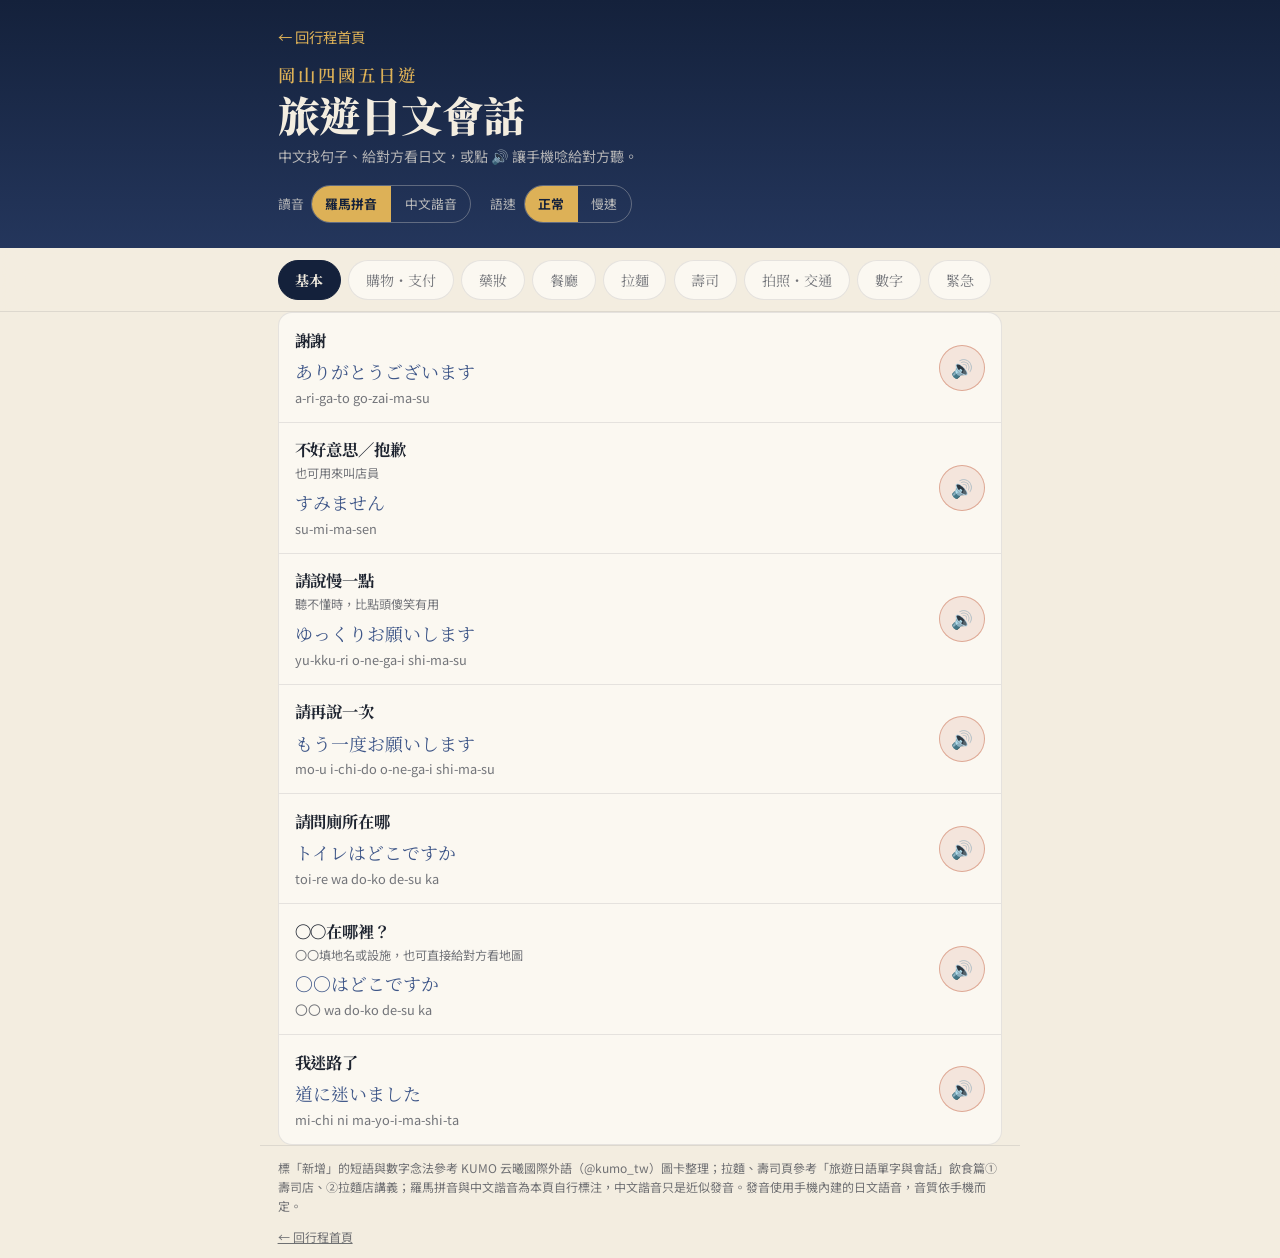
<file: japanese.html>
<!DOCTYPE html>
<html lang="zh-Hant">
<head>
<meta charset="UTF-8">
<meta name="viewport" content="width=device-width, initial-scale=1.0, viewport-fit=cover">
<title>旅遊日文會話｜岡山四國五日遊</title>
<link rel="icon" href="./icon.PNG" type="image/png">
<link rel="apple-touch-icon" href="./icon.PNG">
<link rel="manifest" href="./manifest.json">
<meta name="theme-color" content="#14213B">
<meta name="apple-mobile-web-app-capable" content="yes">
<meta name="apple-mobile-web-app-status-bar-style" content="black-translucent">
<link rel="preconnect" href="https://fonts.googleapis.com">
<link href="https://fonts.googleapis.com/css2?family=Noto+Serif+TC:wght@400;600;700;900&family=Noto+Sans+TC:wght@300;400;500;700&display=swap" rel="stylesheet">
<style>
  :root{
    --ai-deep:#14213B; --ai-mid:#24365C; --ai-line:#3E5688;
    --washi:#F3EDE0; --washi-warm:#EBE2CF;
    --momiji:#BD4B28; --momiji-deep:#8F3319; --kincha:#B8892B; --matcha:#6C7A4A;
    --ink:#1E2430; --sub:rgba(30,36,48,0.62); --line:rgba(30,36,48,0.10);
    --card:#FBF8F1;
  }
  body.night-mode{
    --ai-deep:#0B1526; --ai-mid:#16223B; --ai-line:#2C4066;
    --washi:#1C1A16; --washi-warm:#24211A;
    --momiji:#E2734A; --momiji-deep:#C85A34; --kincha:#DDB157; --matcha:#93A46B;
    --ink:#EAE3D3; --sub:rgba(234,227,211,0.6); --line:rgba(234,227,211,0.12);
    --card:#24211A;
  }
  *{ box-sizing:border-box; }
  html{ -webkit-text-size-adjust:100%; }
  body{
    margin:0; background:var(--washi); color:var(--ink);
    font-family:'Noto Sans TC',system-ui,-apple-system,sans-serif; line-height:1.6;
    padding-bottom:env(safe-area-inset-bottom,0px);
  }
  button{ font:inherit; color:inherit; }
  .wrap{ max-width:760px; margin:0 auto; padding:0 1.1rem; }

  /* 頁首 */
  .hero{
    background:linear-gradient(180deg,#14213B,#24365C); color:#F3EDE0;
    padding:calc(env(safe-area-inset-top,0px) + .9rem) 0 1.6rem;
  }
  body.night-mode .hero{ background:linear-gradient(180deg,#0B1526,#16223B); }
  .back{
    display:inline-flex; align-items:center; gap:.35rem; min-height:44px;
    color:#DDB157; text-decoration:none; font-size:.9rem;
  }
  .back:hover{ text-decoration:underline; }
  .hero h1{
    font-family:'Noto Serif TC',serif; font-weight:900; letter-spacing:-.02em;
    font-size:clamp(1.9rem,7vw,2.6rem); line-height:1.15; margin:.4rem 0 .35rem;
  }
  .hero h1 span{ display:block; font-size:.42em; font-weight:600; letter-spacing:.18em; color:#DDB157; margin-bottom:.4rem; }
  .hero p{ margin:0; font-size:.88rem; color:rgba(243,237,224,0.7); }
  .ctrls{ display:flex; flex-wrap:wrap; gap:.6rem 1.2rem; margin-top:1.1rem; }
  .ctrl{ display:flex; align-items:center; gap:.45rem; font-size:.8rem; color:rgba(243,237,224,0.7); }
  .seg{ display:inline-flex; border:1px solid rgba(243,237,224,0.3); border-radius:999px; overflow:hidden; }
  .seg button{
    background:transparent; border:0; color:rgba(243,237,224,0.75); padding:.45rem .85rem;
    min-height:36px; cursor:pointer; font-size:.8rem;
  }
  .seg button.on{ background:#DDB157; color:#14213B; font-weight:700; }
  .seg button:focus-visible, .tab:focus-visible, .say:focus-visible, .num:focus-visible, .voc:focus-visible, .say-inline:focus-visible{
    outline:2px solid var(--kincha); outline-offset:2px;
  }

  /* 分類頁籤（固定在上方） */
  .tabbar{
    position:sticky; z-index:5;
    background:color-mix(in srgb, var(--washi) 88%, transparent);
    -webkit-backdrop-filter:blur(14px); backdrop-filter:blur(14px);
    border-bottom:1px solid var(--line);
    top:env(safe-area-inset-top,0px);
  }
  /* 手機狀態列底下補一條底色，避免頁籤捲到狀態列後面 */
  body::before{ content:""; position:fixed; inset:0 0 auto; height:env(safe-area-inset-top,0px); z-index:6; background:var(--washi); }
  .tabs{ display:flex; gap:.45rem; overflow-x:auto; padding:.7rem 1.1rem; max-width:760px; margin:0 auto; scrollbar-width:none; }
  .tabs::-webkit-scrollbar{ display:none; }
  .tab{
    flex:0 0 auto; font-family:'Noto Serif TC',serif; font-size:.88rem;
    padding:.5rem 1.05rem; min-height:40px; border-radius:999px; cursor:pointer;
    border:1px solid var(--line); background:var(--card); color:var(--sub); transition:background .2s,color .2s;
  }
  .tab.on{ background:var(--ai-deep); border-color:var(--ai-deep); color:#F3EDE0; font-weight:700; }
  body.night-mode .tab.on{ background:var(--kincha); border-color:var(--kincha); color:#14213B; }

  /* 短語 */
  main{ padding:1.2rem 0 3rem; }
  .ph-sub{
    font-family:'Noto Serif TC',serif; font-size:.95rem; color:var(--momiji);
    margin:1.6rem 0 .5rem; display:flex; align-items:center; gap:.5rem;
  }
  .ph-sub::after{ content:""; flex:1; height:1px; background:var(--line); }
  .panel > .ph-sub:first-child{ margin-top:.3rem; }
  .ph-list{ list-style:none; margin:0; padding:0; background:var(--card); border:1px solid var(--line); border-radius:14px; }
  .ph{ display:flex; align-items:center; gap:.8rem; padding:.85rem 1rem; border-bottom:1px solid var(--line); }
  .ph:last-child{ border-bottom:0; }
  .ph-main{ flex:1; min-width:0; display:flex; flex-direction:column; gap:.12rem; }
  .ph-cn{ font-family:'Noto Serif TC',serif; font-size:1.02rem; font-weight:700; letter-spacing:-.01em; }
  .ph-new{
    font-style:normal; font-family:'Noto Sans TC',sans-serif; font-size:.66rem; font-weight:500;
    color:var(--matcha); border:1px solid currentColor; border-radius:4px; padding:0 .3rem; margin-left:.25rem; vertical-align:2px;
  }
  .ph-note{ font-size:.76rem; color:var(--sub); }
  .ph-jp{ font-family:'Noto Serif TC',serif; font-size:1.12rem; color:var(--ai-line); margin-top:.15rem; word-break:break-word; }
  body.night-mode .ph-jp{ color:#AFC0E3; }
  .ph-read, .ph-alt{ font-size:.8rem; color:var(--sub); }
  .ph-alt{ margin-top:.25rem; }
  .ph-alt span[lang]{ font-family:'Noto Serif TC',serif; color:var(--ink); }
  i.ph-roma, i.ph-zh{ font-style:normal; }
  .ph-zh{ display:none; }
  body.ph-zh-mode .ph-roma{ display:none; }
  body.ph-zh-mode .ph-zh{ display:inline; }

  .say{
    flex:0 0 auto; width:46px; height:46px; border-radius:50%; cursor:pointer;
    border:1px solid color-mix(in srgb, var(--momiji) 40%, transparent);
    background:color-mix(in srgb, var(--momiji) 10%, transparent); font-size:1.1rem;
    display:grid; place-items:center; transition:transform .15s, background .2s;
  }
  .say:active{ transform:scale(.92); }
  .say.say-sm{ width:30px; height:30px; font-size:.8rem; display:inline-grid; vertical-align:middle; margin-left:.2rem; }
  .say.playing, .num.playing, .say-inline.playing{ background:var(--momiji); color:#fff; animation:pulse 1s ease-in-out infinite; }
  @keyframes pulse{ 50%{ box-shadow:0 0 0 6px color-mix(in srgb, var(--momiji) 25%, transparent); } }

  /* 數字 */
  .num-tip{ font-size:.85rem; color:var(--sub); margin:.2rem 0 .4rem; }
  .irr-dot{ color:var(--momiji); }
  .num-grid{ display:grid; grid-template-columns:repeat(auto-fill,minmax(104px,1fr)); gap:.55rem; }
  .num{
    display:flex; flex-direction:column; align-items:flex-start; gap:.05rem; text-align:left;
    padding:.6rem .7rem; min-height:44px; border-radius:12px; cursor:pointer;
    background:var(--card); border:1px solid var(--line); transition:transform .15s;
  }
  .num:active{ transform:scale(.96); }
  .num .n{ font-family:'Noto Serif TC',serif; font-weight:900; font-size:1.15rem; letter-spacing:-.02em; color:var(--sub); }
  .num .k{ font-family:'Noto Serif TC',serif; font-size:1.05rem; }
  .num .r{ font-size:.72rem; color:var(--sub); }
  .num.irr{ border-color:color-mix(in srgb, var(--momiji) 55%, transparent); }
  .num.irr .k{ color:var(--momiji); font-weight:700; }
  .num.playing .n, .num.playing .k, .num.playing .r{ color:#fff; }
  /* 拉麵・壽司 菜單單字 */
  .voc-grid{ display:grid; grid-template-columns:repeat(auto-fill,minmax(148px,1fr)); gap:.55rem; }
  .voc{
    display:flex; flex-direction:column; align-items:flex-start; gap:.05rem; text-align:left;
    padding:.65rem .75rem; min-height:44px; border-radius:12px; cursor:pointer;
    background:var(--card); border:1px solid var(--line); transition:transform .15s;
  }
  .voc:active{ transform:scale(.96); }
  .voc .vz{ font-size:.78rem; color:var(--sub); }
  .voc .k{ font-family:'Noto Serif TC',serif; font-size:1.08rem; font-weight:700; color:var(--ai-line); word-break:break-word; }
  body.night-mode .voc .k{ color:#AFC0E3; }
  .voc .r{ font-size:.72rem; color:var(--sub); }
  .voc .vt{ margin-top:.25rem; font-size:.68rem; color:var(--matcha); border:1px solid currentColor; border-radius:4px; padding:0 .3rem; }
  .voc.playing{ background:var(--momiji); border-color:var(--momiji); animation:pulse 1s ease-in-out infinite; }
  .voc.playing span, .voc.playing .k{ color:#fff; }
  .tip{
    margin-top:1.6rem; padding:.9rem 1rem; border-radius:14px; font-size:.86rem;
    background:color-mix(in srgb, var(--kincha) 12%, transparent); border:1px solid color-mix(in srgb, var(--kincha) 35%, transparent);
  }
  .tip-h{ display:block; font-family:'Noto Serif TC',serif; margin-bottom:.3rem; }
  .tip ul{ margin:0; padding-left:1.1rem; }
  .tip li{ margin:.25rem 0; }
  .say-inline{ border:0; background:none; padding:0 .15rem; cursor:pointer; color:var(--momiji); font-family:'Noto Serif TC',serif; border-radius:6px; }

  .notice{
    display:none; margin:1rem 0 0; padding:.8rem 1rem; border-radius:12px; font-size:.82rem;
    background:color-mix(in srgb, var(--kincha) 14%, transparent); border:1px solid color-mix(in srgb, var(--kincha) 40%, transparent);
  }
  .notice.show{ display:block; }
  footer{ font-size:.75rem; color:var(--sub); border-top:1px solid var(--line); padding:1.2rem 0 2rem; }
  footer a{ color:inherit; }
  @media print{
    .tabbar, .ctrls, .say, .back{ display:none !important; }
    .panel[hidden]{ display:block !important; }
  }
  @media (prefers-reduced-motion: reduce){ *{ animation:none !important; transition:none !important; } }
</style>
</head>
<body>
<script>
  // 跟主頁共用外觀與讀音設定（同一支手機）
  try {
    var _st = JSON.parse(localStorage.getItem('tour_settings') || '{}');
    var _th = _st.theme || 'auto';
    if (_th === 'dark' || (_th === 'auto' && window.matchMedia && matchMedia('(prefers-color-scheme: dark)').matches)) document.body.classList.add('night-mode');
    if (_st.phonetic === 'zh') document.body.classList.add('ph-zh-mode');
  } catch (e) {}
</script>

<header class="hero">
  <div class="wrap">
    <a class="back" href="./index.html">← 回行程首頁</a>
    <h1><span>岡山四國五日遊</span>旅遊日文會話</h1>
    <p>中文找句子、給對方看日文，或點 🔊 讓手機唸給對方聽。</p>
    <div class="ctrls">
      <div class="ctrl">讀音
        <div class="seg" data-setting="phonetic" role="group" aria-label="讀音顯示">
          <button type="button" data-v="roma">羅馬拼音</button><button type="button" data-v="zh">中文諧音</button>
        </div>
      </div>
      <div class="ctrl">語速
        <div class="seg" data-setting="jpRate" role="group" aria-label="發音速度">
          <button type="button" data-v="normal">正常</button><button type="button" data-v="slow">慢速</button>
        </div>
      </div>
    </div>
  </div>
</header>

<nav class="tabbar" aria-label="會話情境">
  <div class="tabs" role="tablist"><button type="button" role="tab" class="tab on" id="t-basic" aria-controls="p-basic" aria-selected="true" data-k="basic">基本</button><button type="button" role="tab" class="tab" id="t-shop" aria-controls="p-shop" aria-selected="false" data-k="shop">購物・支付</button><button type="button" role="tab" class="tab" id="t-drug" aria-controls="p-drug" aria-selected="false" data-k="drug">藥妝</button><button type="button" role="tab" class="tab" id="t-food" aria-controls="p-food" aria-selected="false" data-k="food">餐廳</button><button type="button" role="tab" class="tab" id="t-ramen" aria-controls="p-ramen" aria-selected="false" data-k="ramen">拉麵</button><button type="button" role="tab" class="tab" id="t-sushi" aria-controls="p-sushi" aria-selected="false" data-k="sushi">壽司</button><button type="button" role="tab" class="tab" id="t-move" aria-controls="p-move" aria-selected="false" data-k="move">拍照・交通</button><button type="button" role="tab" class="tab" id="t-num" aria-controls="p-num" aria-selected="false" data-k="num">數字</button><button type="button" role="tab" class="tab" id="t-sos" aria-controls="p-sos" aria-selected="false" data-k="sos">緊急</button></div>
</nav>

<main class="wrap">
  <div class="notice" id="ttsNotice" role="status"></div>
  <section class="panel" role="tabpanel" id="p-basic" aria-labelledby="t-basic"><ul class="ph-list"><li class="ph"><div class="ph-main"><b class="ph-cn">謝謝</b><span class="ph-jp" lang="ja">ありがとうございます</span><span class="ph-read"><i class="ph-roma">a-ri-ga-to go-zai-ma-su</i><i class="ph-zh">阿哩嘎多 勾紮伊媽斯</i></span></div><button type="button" class="say" data-say="ありがとうございます" aria-label="播放：ありがとうございます">🔊</button></li><li class="ph"><div class="ph-main"><b class="ph-cn">不好意思／抱歉</b><small class="ph-note">也可用來叫店員</small><span class="ph-jp" lang="ja">すみません</span><span class="ph-read"><i class="ph-roma">su-mi-ma-sen</i><i class="ph-zh">斯咪媽線</i></span></div><button type="button" class="say" data-say="すみません" aria-label="播放：すみません">🔊</button></li><li class="ph"><div class="ph-main"><b class="ph-cn">請說慢一點</b><small class="ph-note">聽不懂時，比點頭傻笑有用</small><span class="ph-jp" lang="ja">ゆっくりお願いします</span><span class="ph-read"><i class="ph-roma">yu-kku-ri o-ne-ga-i shi-ma-su</i><i class="ph-zh">尤～哭哩 歐內嘎伊 西媽斯</i></span></div><button type="button" class="say" data-say="ゆっくりお願いします" aria-label="播放：ゆっくりお願いします">🔊</button></li><li class="ph"><div class="ph-main"><b class="ph-cn">請再說一次</b><span class="ph-jp" lang="ja">もう一度お願いします</span><span class="ph-read"><i class="ph-roma">mo-u i-chi-do o-ne-ga-i shi-ma-su</i><i class="ph-zh">謀～ 伊奇豆 歐內嘎伊 西媽斯</i></span></div><button type="button" class="say" data-say="もう一度お願いします" aria-label="播放：もう一度お願いします">🔊</button></li><li class="ph"><div class="ph-main"><b class="ph-cn">請問廁所在哪</b><span class="ph-jp" lang="ja">トイレはどこですか</span><span class="ph-read"><i class="ph-roma">toi-re wa do-ko de-su ka</i><i class="ph-zh">偷伊勒 哇 都口 爹斯 卡</i></span></div><button type="button" class="say" data-say="トイレはどこですか" aria-label="播放：トイレはどこですか">🔊</button></li><li class="ph"><div class="ph-main"><b class="ph-cn">〇〇在哪裡？</b><small class="ph-note">〇〇填地名或設施，也可直接給對方看地圖</small><span class="ph-jp" lang="ja">〇〇はどこですか</span><span class="ph-read"><i class="ph-roma">〇〇 wa do-ko de-su ka</i><i class="ph-zh">〇〇 哇 都口 爹斯 卡</i></span></div><button type="button" class="say" data-say="はどこですか" aria-label="播放：〇〇はどこですか">🔊</button></li><li class="ph"><div class="ph-main"><b class="ph-cn">我迷路了</b><span class="ph-jp" lang="ja">道に迷いました</span><span class="ph-read"><i class="ph-roma">mi-chi ni ma-yo-i-ma-shi-ta</i><i class="ph-zh">咪奇 你 媽有伊媽西他</i></span></div><button type="button" class="say" data-say="道に迷いました" aria-label="播放：道に迷いました">🔊</button></li></ul></section><section class="panel" role="tabpanel" id="p-shop" aria-labelledby="t-shop" hidden><ul class="ph-list"><li class="ph"><div class="ph-main"><b class="ph-cn">這個多少錢？</b><span class="ph-jp" lang="ja">これはいくらですか</span><span class="ph-read"><i class="ph-roma">ko-re wa i-ku-ra de-su ka</i><i class="ph-zh">口勒 哇 伊哭拉 爹斯 卡</i></span></div><button type="button" class="say" data-say="これはいくらですか" aria-label="播放：これはいくらですか">🔊</button></li><li class="ph"><div class="ph-main"><b class="ph-cn">這款有M尺寸嗎？</b><span class="ph-jp" lang="ja">これのMサイズはありますか</span><span class="ph-read"><i class="ph-roma">ko-re no e-mu sa-i-zu wa a-ri-ma-su ka</i><i class="ph-zh">口勒 諾 欸目 撒伊茲 哇 阿哩媽斯 卡</i></span></div><button type="button" class="say" data-say="これのMサイズはありますか" aria-label="播放：これのMサイズはありますか">🔊</button></li><li class="ph"><div class="ph-main"><b class="ph-cn">有其他顏色嗎？</b><span class="ph-jp" lang="ja">他の色はありますか</span><span class="ph-read"><i class="ph-roma">ho-ka no i-ro wa a-ri-ma-su ka</i><i class="ph-zh">齁卡 諾 伊摟 哇 阿哩媽斯 卡</i></span></div><button type="button" class="say" data-say="他の色はありますか" aria-label="播放：他の色はありますか">🔊</button></li><li class="ph"><div class="ph-main"><b class="ph-cn">這個可以試穿嗎？ <em class="ph-new">新增</em></b><span class="ph-jp" lang="ja">これ、試着してもいいですか</span><span class="ph-read"><i class="ph-roma">ko-re, shi-cha-ku shi-te mo i-i de-su ka</i><i class="ph-zh">口勒，西洽哭 西貼 謀 伊～ 爹斯 卡</i></span></div><button type="button" class="say" data-say="これ、試着してもいいですか" aria-label="播放：これ、試着してもいいですか">🔊</button></li><li class="ph"><div class="ph-main"><b class="ph-cn">請給我這個</b><span class="ph-jp" lang="ja">これをください</span><span class="ph-read"><i class="ph-roma">ko-re o ku-da-sa-i</i><i class="ph-zh">口勒 歐 哭搭撒伊</i></span></div><button type="button" class="say" data-say="これをください" aria-label="播放：これをください">🔊</button></li><li class="ph"><div class="ph-main"><b class="ph-cn">可以退稅嗎</b><span class="ph-jp" lang="ja">免税できますか</span><span class="ph-read"><i class="ph-roma">men-zei de-ki-ma-su ka</i><i class="ph-zh">面賊 爹ki媽斯 卡</i></span></div><button type="button" class="say" data-say="免税できますか" aria-label="播放：免税できますか">🔊</button></li><li class="ph"><div class="ph-main"><b class="ph-cn">我要辦免稅</b><small class="ph-note">結帳時說，店員會協助辦理</small><span class="ph-jp" lang="ja">免税でお願いします</span><span class="ph-read"><i class="ph-roma">men-zei de o-ne-ga-i shi-ma-su</i><i class="ph-zh">面賊 爹 歐內嘎伊 西媽斯</i></span></div><button type="button" class="say" data-say="免税でお願いします" aria-label="播放：免税でお願いします">🔊</button></li><li class="ph"><div class="ph-main"><b class="ph-cn">可以刷卡嗎</b><span class="ph-jp" lang="ja">カードは使えますか</span><span class="ph-read"><i class="ph-roma">ka-do wa tsu-ka-e-ma-su ka</i><i class="ph-zh">卡～都 哇 疵卡欸媽斯 卡</i></span><span class="ph-alt">也可以說：<span lang="ja">クレジットカードは使えますか</span> <i class="ph-roma">ku-re-ji-tto ka-do wa tsu-ka-e-ma-su ka</i><i class="ph-zh">哭勒基～拖 卡～都 哇 疵卡欸媽斯 卡</i> <button type="button" class="say say-sm" data-say="クレジットカードは使えますか" aria-label="播放：クレジットカードは使えますか">🔊</button></span></div><button type="button" class="say" data-say="カードは使えますか" aria-label="播放：カードは使えますか">🔊</button></li><li class="ph"><div class="ph-main"><b class="ph-cn">可以使用Suica嗎？</b><span class="ph-jp" lang="ja">Suicaは使えますか</span><span class="ph-read"><i class="ph-roma">su-i-ka wa tsu-ka-e-ma-su ka</i><i class="ph-zh">斯伊卡 哇 疵卡欸媽斯 卡</i></span></div><button type="button" class="say" data-say="Suicaは使えますか" aria-label="播放：Suicaは使えますか">🔊</button></li><li class="ph"><div class="ph-main"><b class="ph-cn">可以使用PayPay嗎？</b><span class="ph-jp" lang="ja">PayPayは使えますか</span><span class="ph-read"><i class="ph-roma">pe-i-pe-i wa tsu-ka-e-ma-su ka</i><i class="ph-zh">佩伊佩伊 哇 疵卡欸媽斯 卡</i></span></div><button type="button" class="say" data-say="PayPayは使えますか" aria-label="播放：PayPayは使えますか">🔊</button></li><li class="ph"><div class="ph-main"><b class="ph-cn">我要用現金付款</b><span class="ph-jp" lang="ja">現金で払います</span><span class="ph-read"><i class="ph-roma">gen-kin de ha-ra-i-ma-su</i><i class="ph-zh">根金 爹 哈拉伊媽斯</i></span></div><button type="button" class="say" data-say="現金で払います" aria-label="播放：現金で払います">🔊</button></li><li class="ph"><div class="ph-main"><b class="ph-cn">請用日圓結帳</b><small class="ph-note">刷卡跳出台幣/日圓選擇畫面前先講這句，避免被DCC動態貨幣轉換多收手續費</small><span class="ph-jp" lang="ja">日本円でお願いします</span><span class="ph-read"><i class="ph-roma">ni-hon-en de o-ne-ga-i shi-ma-su</i><i class="ph-zh">你轟恩 爹 歐內嘎伊 西媽斯</i></span></div><button type="button" class="say" data-say="日本円でお願いします" aria-label="播放：日本円でお願いします">🔊</button></li><li class="ph"><div class="ph-main"><b class="ph-cn">不需要購物袋</b><span class="ph-jp" lang="ja">袋はいりません</span><span class="ph-read"><i class="ph-roma">fu-ku-ro wa i-ri-ma-sen</i><i class="ph-zh">夫哭摟 哇 伊哩媽線</i></span></div><button type="button" class="say" data-say="袋はいりません" aria-label="播放：袋はいりません">🔊</button></li><li class="ph"><div class="ph-main"><b class="ph-cn">請給我收據</b><small class="ph-note">一般購物明細</small><span class="ph-jp" lang="ja">レシートをください</span><span class="ph-read"><i class="ph-roma">re-shi-to o ku-da-sa-i</i><i class="ph-zh">勒西～拖 歐 哭搭撒伊</i></span></div><button type="button" class="say" data-say="レシートをください" aria-label="播放：レシートをください">🔊</button></li><li class="ph"><div class="ph-main"><b class="ph-cn">請給我正式收據</b><small class="ph-note">公司報帳用，可能會問抬頭</small><span class="ph-jp" lang="ja">領収書をください</span><span class="ph-read"><i class="ph-roma">ryo-shu-sho o ku-da-sa-i</i><i class="ph-zh">溜～修休 歐 哭搭撒伊</i></span></div><button type="button" class="say" data-say="領収書をください" aria-label="播放：領収書をください">🔊</button></li></ul></section><section class="panel" role="tabpanel" id="p-drug" aria-labelledby="t-drug" hidden><ul class="ph-list"><li class="ph"><div class="ph-main"><b class="ph-cn">〇〇放在哪裡？</b><small class="ph-note">找不到商品時，搭配商品照片給店員看最快</small><span class="ph-jp" lang="ja">〇〇はどこにありますか</span><span class="ph-read"><i class="ph-roma">〇〇 wa do-ko ni a-ri-ma-su ka</i><i class="ph-zh">〇〇 哇 都口 你 阿哩媽斯 卡</i></span></div><button type="button" class="say" data-say="はどこにありますか" aria-label="播放：〇〇はどこにありますか">🔊</button></li><li class="ph"><div class="ph-main"><b class="ph-cn">這個對〇〇有效嗎？</b><span class="ph-jp" lang="ja">これは〇〇に効きますか</span><span class="ph-read"><i class="ph-roma">ko-re wa 〇〇 ni ki-ki-ma-su ka</i><i class="ph-zh">口勒 哇 〇〇 你 key-key媽斯 卡</i></span></div><button type="button" class="say" data-say="これはに効きますか" aria-label="播放：これは〇〇に効きますか">🔊</button></li><li class="ph"><div class="ph-main"><b class="ph-cn">可以試用嗎？</b><small class="ph-note">試用前先問是基本禮貌</small><span class="ph-jp" lang="ja">試してもいいですか</span><span class="ph-read"><i class="ph-roma">ta-me-shi-te mo i-i de-su ka</i><i class="ph-zh">他妹西貼 謀 伊～ 爹斯 卡</i></span></div><button type="button" class="say" data-say="試してもいいですか" aria-label="播放：試してもいいですか">🔊</button></li><li class="ph"><div class="ph-main"><b class="ph-cn">有更便宜的嗎？</b><span class="ph-jp" lang="ja">もっと安いものはありますか</span><span class="ph-read"><i class="ph-roma">mo-tto ya-su-i mo-no wa a-ri-ma-su ka</i><i class="ph-zh">謀～拖 呀斯伊 謀諾 哇 阿哩媽斯 卡</i></span></div><button type="button" class="say" data-say="もっと安いものはありますか" aria-label="播放：もっと安いものはありますか">🔊</button></li></ul></section><section class="panel" role="tabpanel" id="p-food" aria-labelledby="t-food" hidden><ul class="ph-list"><li class="ph"><div class="ph-main"><b class="ph-cn">沒有預約，現在可以進去嗎？ <em class="ph-new">新增</em></b><span class="ph-jp" lang="ja">予約していないんですが、入れますか</span><span class="ph-read"><i class="ph-roma">yo-ya-ku shi-te i-na-in de-su ga, ha-i-re-ma-su ka</i><i class="ph-zh">優呀哭 西貼 伊南 爹斯嘎，哈伊勒媽斯 卡</i></span></div><button type="button" class="say" data-say="予約していないんですが、入れますか" aria-label="播放：予約していないんですが、入れますか">🔊</button></li><li class="ph"><div class="ph-main"><b class="ph-cn">（店員問）請問幾位？</b><small class="ph-note">聽到這句就回下一句，或直接比手指</small><span class="ph-jp" lang="ja">何名様ですか</span><span class="ph-read"><i class="ph-roma">nan-mei-sa-ma de-su ka</i><i class="ph-zh">南妹撒媽 爹斯 卡</i></span></div><button type="button" class="say" data-say="何名様ですか" aria-label="播放：何名様ですか">🔊</button></li><li class="ph"><div class="ph-main"><b class="ph-cn">兩位</b><span class="ph-jp" lang="ja">二人です</span><span class="ph-read"><i class="ph-roma">fu-ta-ri de-su</i><i class="ph-zh">夫他哩 爹斯</i></span></div><button type="button" class="say" data-say="二人です" aria-label="播放：二人です">🔊</button></li><li class="ph"><div class="ph-main"><b class="ph-cn">吧台座位也可以 <em class="ph-new">新增</em></b><span class="ph-jp" lang="ja">カウンター席でも大丈夫です</span><span class="ph-read"><i class="ph-roma">ka-un-ta se-ki de-mo dai-jo-bu de-su</i><i class="ph-zh">卡溫他～ 誰ki 爹謀 搭伊久～布 爹斯</i></span></div><button type="button" class="say" data-say="カウンター席でも大丈夫です" aria-label="播放：カウンター席でも大丈夫です">🔊</button></li><li class="ph"><div class="ph-main"><b class="ph-cn">要等多久？ <em class="ph-new">新增</em></b><small class="ph-note">排隊名店用得到</small><span class="ph-jp" lang="ja">どのくらい待ちますか</span><span class="ph-read"><i class="ph-roma">do-no ku-ra-i ma-chi-ma-su ka</i><i class="ph-zh">都諾 哭拉伊 媽奇媽斯 卡</i></span></div><button type="button" class="say" data-say="どのくらい待ちますか" aria-label="播放：どのくらい待ちますか">🔊</button></li><li class="ph"><div class="ph-main"><b class="ph-cn">有什麼推薦的料理？</b><span class="ph-jp" lang="ja">おすすめは何ですか</span><span class="ph-read"><i class="ph-roma">o-su-su-me wa nan de-su ka</i><i class="ph-zh">歐斯斯妹 哇 南 爹斯 卡</i></span></div><button type="button" class="say" data-say="おすすめは何ですか" aria-label="播放：おすすめは何ですか">🔊</button></li><li class="ph"><div class="ph-main"><b class="ph-cn">我要這個，麻煩你了</b><span class="ph-jp" lang="ja">これをお願いします</span><span class="ph-read"><i class="ph-roma">ko-re o o-ne-ga-i shi-ma-su</i><i class="ph-zh">口勒 歐 歐內嘎伊 西媽斯</i></span></div><button type="button" class="say" data-say="これをお願いします" aria-label="播放：これをお願いします">🔊</button></li><li class="ph"><div class="ph-main"><b class="ph-cn">這是什麼？</b><span class="ph-jp" lang="ja">これは何ですか</span><span class="ph-read"><i class="ph-roma">ko-re wa nan de-su ka</i><i class="ph-zh">口勒 哇 南 爹斯 卡</i></span></div><button type="button" class="say" data-say="これは何ですか" aria-label="播放：これは何ですか">🔊</button></li><li class="ph"><div class="ph-main"><b class="ph-cn">請給我水</b><span class="ph-jp" lang="ja">お水をください</span><span class="ph-read"><i class="ph-roma">o-mi-zu o ku-da-sa-i</i><i class="ph-zh">歐咪茲 歐 哭搭撒伊</i></span></div><button type="button" class="say" data-say="お水をください" aria-label="播放：お水をください">🔊</button></li><li class="ph"><div class="ph-main"><b class="ph-cn">有英文菜單嗎？</b><span class="ph-jp" lang="ja">英語のメニューはありますか</span><span class="ph-read"><i class="ph-roma">ei-go no me-nyu wa a-ri-ma-su ka</i><i class="ph-zh">欸伊勾 諾 妹扭 哇 阿哩媽斯 卡</i></span></div><button type="button" class="say" data-say="英語のメニューはありますか" aria-label="播放：英語のメニューはありますか">🔊</button></li><li class="ph"><div class="ph-main"><b class="ph-cn">我對〇〇過敏</b><small class="ph-note">〇〇填入食物名稱</small><span class="ph-jp" lang="ja">〇〇アレルギーがあります</span><span class="ph-read"><i class="ph-roma">〇〇 a-re-ru-gi ga a-ri-ma-su</i><i class="ph-zh">〇〇 阿勒嚕gi 嘎 阿哩媽斯</i></span></div><button type="button" class="say" data-say="アレルギーがあります" aria-label="播放：〇〇アレルギーがあります">🔊</button></li><li class="ph"><div class="ph-main"><b class="ph-cn">我要外帶</b><span class="ph-jp" lang="ja">持ち帰りでお願いします</span><span class="ph-read"><i class="ph-roma">mo-chi-ka-e-ri de o-ne-ga-i shi-ma-su</i><i class="ph-zh">謀奇卡欸哩 爹 歐內嘎伊 西媽斯</i></span></div><button type="button" class="say" data-say="持ち帰りでお願いします" aria-label="播放：持ち帰りでお願いします">🔊</button></li><li class="ph"><div class="ph-main"><b class="ph-cn">麻煩結帳</b><span class="ph-jp" lang="ja">お会計をお願いします</span><span class="ph-read"><i class="ph-roma">o-ka-i-ke-i o o-ne-ga-i shi-ma-su</i><i class="ph-zh">歐卡伊K 歐 歐內嘎伊 西媽斯</i></span></div><button type="button" class="say" data-say="お会計をお願いします" aria-label="播放：お会計をお願いします">🔊</button></li><li class="ph"><div class="ph-main"><b class="ph-cn">可以分開結帳嗎？</b><span class="ph-jp" lang="ja">別々に払えますか</span><span class="ph-read"><i class="ph-roma">be-tsu-be-tsu ni ha-ra-e-ma-su ka</i><i class="ph-zh">杯疵杯疵 你 哈拉欸媽斯 卡</i></span></div><button type="button" class="say" data-say="別々に払えますか" aria-label="播放：別々に払えますか">🔊</button></li></ul></section><section class="panel" role="tabpanel" id="p-ramen" aria-labelledby="t-ramen" hidden><h3 class="ph-sub">點餐用語</h3><ul class="ph-list"><li class="ph"><div class="ph-main"><b class="ph-cn">請問有醬油拉麵嗎？</b><small class="ph-note">〇〇可換成下方任一種拉麵</small><span class="ph-jp" lang="ja">しょうゆラーメンはありますか</span><span class="ph-read"><i class="ph-roma">sho-yu ra-men wa a-ri-ma-su ka</i><i class="ph-zh">休～尤 拉～妹恩 哇 阿哩媽斯 卡</i></span></div><button type="button" class="say" data-say="しょうゆラーメンはありますか" aria-label="播放：しょうゆラーメンはありますか">🔊</button></li><li class="ph"><div class="ph-main"><b class="ph-cn">請給我醬油拉麵</b><span class="ph-jp" lang="ja">醤油ラーメンをください</span><span class="ph-read"><i class="ph-roma">sho-yu ra-men o ku-da-sa-i</i><i class="ph-zh">休～尤 拉～妹恩 歐 哭搭撒伊</i></span></div><button type="button" class="say" data-say="醤油ラーメンをください" aria-label="播放：醤油ラーメンをください">🔊</button></li><li class="ph"><div class="ph-main"><b class="ph-cn">請幫我加蔥</b><small class="ph-note">ネギ可換成下方任一種配料</small><span class="ph-jp" lang="ja">ネギトッピング、お願いします</span><span class="ph-read"><i class="ph-roma">ne-gi to-ppin-gu, o-ne-ga-i shi-ma-su</i><i class="ph-zh">內gi 偷～拼古，歐內嘎伊 西媽斯</i></span></div><button type="button" class="say" data-say="ネギトッピング、お願いします" aria-label="播放：ネギトッピング、お願いします">🔊</button></li><li class="ph"><div class="ph-main"><b class="ph-cn">請給我大碗的</b><span class="ph-jp" lang="ja">大盛でお願いします</span><span class="ph-read"><i class="ph-roma">o-mo-ri de o-ne-ga-i shi-ma-su</i><i class="ph-zh">歐～謀哩 爹 歐內嘎伊 西媽斯</i></span></div><button type="button" class="say" data-say="大盛でお願いします" aria-label="播放：大盛でお願いします">🔊</button></li><li class="ph"><div class="ph-main"><b class="ph-cn">麵請煮硬一點</b><span class="ph-jp" lang="ja">かためでお願いします</span><span class="ph-read"><i class="ph-roma">ka-ta-me de o-ne-ga-i shi-ma-su</i><i class="ph-zh">卡他妹 爹 歐內嘎伊 西媽斯</i></span><span class="ph-alt">也可以說：<span lang="ja">やわらかめでお願いします</span> <i class="ph-roma">ya-wa-ra-ka-me de o-ne-ga-i shi-ma-su</i><i class="ph-zh">呀哇拉卡妹 爹 歐內嘎伊 西媽斯</i> <button type="button" class="say say-sm" data-say="やわらかめでお願いします" aria-label="播放：やわらかめでお願いします">🔊</button></span></div><button type="button" class="say" data-say="かためでお願いします" aria-label="播放：かためでお願いします">🔊</button></li><li class="ph"><div class="ph-main"><b class="ph-cn">請幫我加一份麵</b><small class="ph-note">博多豚骨拉麵店常見，有的店要另外買餐券</small><span class="ph-jp" lang="ja">替え玉お願いします</span><span class="ph-read"><i class="ph-roma">ka-e-da-ma o-ne-ga-i shi-ma-su</i><i class="ph-zh">卡欸搭媽 歐內嘎伊 西媽斯</i></span></div><button type="button" class="say" data-say="替え玉お願いします" aria-label="播放：替え玉お願いします">🔊</button></li><li class="ph"><div class="ph-main"><b class="ph-cn">謝謝招待</b><small class="ph-note">吃完離開時說</small><span class="ph-jp" lang="ja">ごちそうさまでした</span><span class="ph-read"><i class="ph-roma">go-chi-so-sa-ma de-shi-ta</i><i class="ph-zh">勾奇搜～撒媽 爹西他</i></span></div><button type="button" class="say" data-say="ごちそうさまでした" aria-label="播放：ごちそうさまでした">🔊</button></li></ul><h3 class="ph-sub">拉麵種類</h3><div class="voc-grid"><button type="button" class="voc" data-say="しょうゆラーメン" aria-label="播放 醬油拉麵 しょうゆラーメン"><span class="vz">醬油拉麵</span><span class="k" lang="ja">しょうゆラーメン</span><span class="r"><i class="ph-roma">sho-yu ra-men</i><i class="ph-zh">休～尤 拉～妹恩</i></span><span class="vt">D2 尾道拉麵是醬油底</span></button><button type="button" class="voc" data-say="みそラーメン" aria-label="播放 味噌拉麵 みそラーメン"><span class="vz">味噌拉麵</span><span class="k" lang="ja">みそラーメン</span><span class="r"><i class="ph-roma">mi-so ra-men</i><i class="ph-zh">咪搜 拉～妹恩</i></span></button><button type="button" class="voc" data-say="しおラーメン" aria-label="播放 鹽味拉麵 塩ラーメン"><span class="vz">鹽味拉麵</span><span class="k" lang="ja">塩ラーメン</span><span class="r"><i class="ph-roma">shi-o ra-men</i><i class="ph-zh">西歐 拉～妹恩</i></span></button><button type="button" class="voc" data-say="しおバターラーメン" aria-label="播放 鹽味奶油拉麵 塩バターラーメン"><span class="vz">鹽味奶油拉麵</span><span class="k" lang="ja">塩バターラーメン</span><span class="r"><i class="ph-roma">shi-o ba-ta ra-men</i><i class="ph-zh">西歐 巴他～ 拉～妹恩</i></span></button><button type="button" class="voc" data-say="とんこつラーメン" aria-label="播放 豚骨拉麵 とんこつラーメン"><span class="vz">豚骨拉麵</span><span class="k" lang="ja">とんこつラーメン</span><span class="r"><i class="ph-roma">ton-ko-tsu ra-men</i><i class="ph-zh">痛口疵 拉～妹恩</i></span></button><button type="button" class="voc" data-say="つけめん" aria-label="播放 沾麵 つけめん"><span class="vz">沾麵</span><span class="k" lang="ja">つけめん</span><span class="r"><i class="ph-roma">tsu-ke-men</i><i class="ph-zh">疵K妹恩</i></span></button><button type="button" class="voc" data-say="たんたんめん" aria-label="播放 担擔麵 坦々麺"><span class="vz">担擔麵</span><span class="k" lang="ja">坦々麺</span><span class="r"><i class="ph-roma">tan-tan-men</i><i class="ph-zh">貪貪妹恩</i></span></button><button type="button" class="voc" data-say="からラーメン" aria-label="播放 辣拉麵 辛ラーメン"><span class="vz">辣拉麵</span><span class="k" lang="ja">辛ラーメン</span><span class="r"><i class="ph-roma">ka-ra ra-men</i><i class="ph-zh">卡拉 拉～妹恩</i></span></button><button type="button" class="voc" data-say="ひやしちゅうか" aria-label="播放 中華涼麵 冷やし中華"><span class="vz">中華涼麵</span><span class="k" lang="ja">冷やし中華</span><span class="r"><i class="ph-roma">hi-ya-shi chu-ka</i><i class="ph-zh">嘿呀西 啾～卡</i></span></button></div><h3 class="ph-sub">套餐</h3><div class="voc-grid"><button type="button" class="voc" data-say="ラーメンとぎょうざ" aria-label="播放 拉麵＋餃子 ラーメン＋餃子"><span class="vz">拉麵＋餃子</span><span class="k" lang="ja">ラーメン＋餃子</span><span class="r"><i class="ph-roma">ra-men + gyo-za</i><i class="ph-zh">拉～妹恩＋ki歐～紮</i></span></button><button type="button" class="voc" data-say="ラーメンとチャーハン" aria-label="播放 拉麵＋炒飯 ラーメン＋チャーハン"><span class="vz">拉麵＋炒飯</span><span class="k" lang="ja">ラーメン＋チャーハン</span><span class="r"><i class="ph-roma">ra-men + cha-han</i><i class="ph-zh">拉～妹恩＋洽～漢</i></span></button></div><h3 class="ph-sub">配料（トッピング）</h3><div class="voc-grid"><button type="button" class="voc" data-say="ねぎ" aria-label="播放 蔥 ネギ"><span class="vz">蔥</span><span class="k" lang="ja">ネギ</span><span class="r"><i class="ph-roma">ne-gi</i><i class="ph-zh">內gi</i></span></button><button type="button" class="voc" data-say="チャーシュー" aria-label="播放 叉燒 チャーシュー"><span class="vz">叉燒</span><span class="k" lang="ja">チャーシュー</span><span class="r"><i class="ph-roma">cha-shu</i><i class="ph-zh">洽～咻～</i></span></button><button type="button" class="voc" data-say="もやし" aria-label="播放 豆芽菜 もやし"><span class="vz">豆芽菜</span><span class="k" lang="ja">もやし</span><span class="r"><i class="ph-roma">mo-ya-shi</i><i class="ph-zh">謀呀西</i></span></button><button type="button" class="voc" data-say="コーン" aria-label="播放 玉米 コーン"><span class="vz">玉米</span><span class="k" lang="ja">コーン</span><span class="r"><i class="ph-roma">kon</i><i class="ph-zh">口～恩</i></span></button><button type="button" class="voc" data-say="バター" aria-label="播放 奶油 バター"><span class="vz">奶油</span><span class="k" lang="ja">バター</span><span class="r"><i class="ph-roma">ba-ta</i><i class="ph-zh">巴他～</i></span></button><button type="button" class="voc" data-say="メンマ" aria-label="播放 筍乾 メンマ"><span class="vz">筍乾</span><span class="k" lang="ja">メンマ</span><span class="r"><i class="ph-roma">men-ma</i><i class="ph-zh">妹恩媽</i></span></button></div><h3 class="ph-sub">麵的種類</h3><div class="voc-grid"><button type="button" class="voc" data-say="ちぢれめん" aria-label="播放 捲麵 ちぢれ麺"><span class="vz">捲麵</span><span class="k" lang="ja">ちぢれ麺</span><span class="r"><i class="ph-roma">chi-ji-re-men</i><i class="ph-zh">奇基勒 妹恩</i></span></button><button type="button" class="voc" data-say="ストレートめん" aria-label="播放 直麵 ストレート麺"><span class="vz">直麵</span><span class="k" lang="ja">ストレート麺</span><span class="r"><i class="ph-roma">su-to-re-to-men</i><i class="ph-zh">斯偷勒～偷 妹恩</i></span></button><button type="button" class="voc" data-say="ふとめん" aria-label="播放 粗麵 太麺"><span class="vz">粗麵</span><span class="k" lang="ja">太麺</span><span class="r"><i class="ph-roma">fu-to-men</i><i class="ph-zh">夫偷 妹恩</i></span></button><button type="button" class="voc" data-say="ほそめん" aria-label="播放 細麵 細麺"><span class="vz">細麵</span><span class="k" lang="ja">細麺</span><span class="r"><i class="ph-roma">ho-so-men</i><i class="ph-zh">齁搜 妹恩</i></span></button></div><h3 class="ph-sub">麵的硬度・份量</h3><div class="voc-grid"><button type="button" class="voc" data-say="かため" aria-label="播放 硬一點 かため"><span class="vz">硬一點</span><span class="k" lang="ja">かため</span><span class="r"><i class="ph-roma">ka-ta-me</i><i class="ph-zh">卡他妹</i></span></button><button type="button" class="voc" data-say="ふつう" aria-label="播放 普通 ふつう"><span class="vz">普通</span><span class="k" lang="ja">ふつう</span><span class="r"><i class="ph-roma">fu-tsu</i><i class="ph-zh">夫疵～</i></span></button><button type="button" class="voc" data-say="やわらかめ" aria-label="播放 軟一點 やわらかめ"><span class="vz">軟一點</span><span class="k" lang="ja">やわらかめ</span><span class="r"><i class="ph-roma">ya-wa-ra-ka-me</i><i class="ph-zh">呀哇拉卡妹</i></span></button><button type="button" class="voc" data-say="なみ" aria-label="播放 普通份 並"><span class="vz">普通份</span><span class="k" lang="ja">並</span><span class="r"><i class="ph-roma">na-mi</i><i class="ph-zh">那咪</i></span></button><button type="button" class="voc" data-say="おおもり" aria-label="播放 大碗 大盛"><span class="vz">大碗</span><span class="k" lang="ja">大盛</span><span class="r"><i class="ph-roma">o-mo-ri</i><i class="ph-zh">歐～謀哩</i></span></button><button type="button" class="voc" data-say="かえだま" aria-label="播放 加一份麵 替え玉"><span class="vz">加一份麵</span><span class="k" lang="ja">替え玉</span><span class="r"><i class="ph-roma">ka-e-da-ma</i><i class="ph-zh">卡欸搭媽</i></span></button><button type="button" class="voc" data-say="おかわり" aria-label="播放 再來一份 おかわり"><span class="vz">再來一份</span><span class="k" lang="ja">おかわり</span><span class="r"><i class="ph-roma">o-ka-wa-ri</i><i class="ph-zh">歐卡哇哩</i></span></button></div><h3 class="ph-sub">店內</h3><div class="voc-grid"><button type="button" class="voc" data-say="しょっけんき" aria-label="播放 餐券機 食券機"><span class="vz">餐券機</span><span class="k" lang="ja">食券機</span><span class="r"><i class="ph-roma">sho-kken-ki</i><i class="ph-zh">休～K恩ki</i></span></button><button type="button" class="voc" data-say="タッチパネル" aria-label="播放 觸控點餐 タッチパネル"><span class="vz">觸控點餐</span><span class="k" lang="ja">タッチパネル</span><span class="r"><i class="ph-roma">ta-cchi pa-ne-ru</i><i class="ph-zh">他～奇 趴內嚕</i></span></button><button type="button" class="voc" data-say="カウンターせき" aria-label="播放 吧檯座位 カウンター席"><span class="vz">吧檯座位</span><span class="k" lang="ja">カウンター席</span><span class="r"><i class="ph-roma">ka-un-ta se-ki</i><i class="ph-zh">卡溫他～ 誰ki</i></span></button><button type="button" class="voc" data-say="テーブルせき" aria-label="播放 桌子座位 テーブル席"><span class="vz">桌子座位</span><span class="k" lang="ja">テーブル席</span><span class="r"><i class="ph-roma">te-bu-ru se-ki</i><i class="ph-zh">貼～布嚕 誰ki</i></span></button></div><div class="tip"><b class="tip-h">💡 小知識</b><ul><li>很多拉麵店要<b>先在門口的餐券機買票</b>，再把票交給店員，所以通常不用另外結帳。</li><li>點大小時，店裡多半只分「並（普通）」和「大盛（大碗）」，很少講中碗、小碗。</li><li>桌上常有芝麻、辣油、胡椒等調味料，可以依喜好自行添加。</li><li>一蘭這類店有「一人一席」的隔板座位，一個人吃也很自在。</li></ul></div></section><section class="panel" role="tabpanel" id="p-sushi" aria-labelledby="t-sushi" hidden><h3 class="ph-sub">點餐用語</h3><ul class="ph-list"><li class="ph"><div class="ph-main"><b class="ph-cn">請不要加芥末</b><span class="ph-jp" lang="ja">ワサビ抜きでお願いします</span><span class="ph-read"><i class="ph-roma">wa-sa-bi nu-ki de o-ne-ga-i shi-ma-su</i><i class="ph-zh">哇撒逼 奴ki 爹 歐內嘎伊 西媽斯</i></span></div><button type="button" class="say" data-say="ワサビ抜きでお願いします" aria-label="播放：ワサビ抜きでお願いします">🔊</button></li><li class="ph"><div class="ph-main"><b class="ph-cn">請給我鮭魚和鮪魚</b><small class="ph-note">魚名可換成下方任一種</small><span class="ph-jp" lang="ja">サーモンとまぐろをください</span><span class="ph-read"><i class="ph-roma">sa-mon to ma-gu-ro o ku-da-sa-i</i><i class="ph-zh">撒～謀恩 偷 媽古摟 歐 哭搭撒伊</i></span></div><button type="button" class="say" data-say="サーモンとまぐろをください" aria-label="播放：サーモンとまぐろをください">🔊</button></li><li class="ph"><div class="ph-main"><b class="ph-cn">可以做小份的嗎？</b><span class="ph-jp" lang="ja">小さめにしていただけますか</span><span class="ph-read"><i class="ph-roma">chi-i-sa-me ni shi-te i-ta-da-ke-ma-su ka</i><i class="ph-zh">奇～撒妹 你 西貼 伊他搭K媽斯 卡</i></span></div><button type="button" class="say" data-say="小さめにしていただけますか" aria-label="播放：小さめにしていただけますか">🔊</button></li></ul><h3 class="ph-sub">壽司種類</h3><div class="voc-grid"><button type="button" class="voc" data-say="にぎりずし" aria-label="播放 握壽司 握り寿司"><span class="vz">握壽司</span><span class="k" lang="ja">握り寿司</span><span class="r"><i class="ph-roma">ni-gi-ri-zu-shi</i><i class="ph-zh">你gi哩 茲西</i></span></button><button type="button" class="voc" data-say="ぐんかんまき" aria-label="播放 軍艦壽司 軍艦巻き"><span class="vz">軍艦壽司</span><span class="k" lang="ja">軍艦巻き</span><span class="r"><i class="ph-roma">gun-kan-ma-ki</i><i class="ph-zh">棍看 媽ki</i></span></button><button type="button" class="voc" data-say="ふとまき" aria-label="播放 太卷壽司 太巻き"><span class="vz">太卷壽司</span><span class="k" lang="ja">太巻き</span><span class="r"><i class="ph-roma">fu-to-ma-ki</i><i class="ph-zh">夫偷 媽ki</i></span></button><button type="button" class="voc" data-say="ほそまき" aria-label="播放 細卷壽司 細巻き"><span class="vz">細卷壽司</span><span class="k" lang="ja">細巻き</span><span class="r"><i class="ph-roma">ho-so-ma-ki</i><i class="ph-zh">齁搜 媽ki</i></span></button><button type="button" class="voc" data-say="てまきずし" aria-label="播放 手卷壽司 手巻き寿司"><span class="vz">手卷壽司</span><span class="k" lang="ja">手巻き寿司</span><span class="r"><i class="ph-roma">te-ma-ki-zu-shi</i><i class="ph-zh">貼媽ki 茲西</i></span></button><button type="button" class="voc" data-say="ちらしずし" aria-label="播放 散壽司 ちらし寿司"><span class="vz">散壽司</span><span class="k" lang="ja">ちらし寿司</span><span class="r"><i class="ph-roma">chi-ra-shi-zu-shi</i><i class="ph-zh">奇拉西 茲西</i></span></button><button type="button" class="voc" data-say="いなりずし" aria-label="播放 稻荷壽司 いなり寿司"><span class="vz">稻荷壽司</span><span class="k" lang="ja">いなり寿司</span><span class="r"><i class="ph-roma">i-na-ri-zu-shi</i><i class="ph-zh">伊那哩 茲西</i></span></button><button type="button" class="voc" data-say="おしずし" aria-label="播放 押壽司 押し寿司"><span class="vz">押壽司</span><span class="k" lang="ja">押し寿司</span><span class="r"><i class="ph-roma">o-shi-zu-shi</i><i class="ph-zh">歐西 茲西</i></span></button><button type="button" class="voc" data-say="かいてんずし" aria-label="播放 迴轉壽司 回転寿司"><span class="vz">迴轉壽司</span><span class="k" lang="ja">回転寿司</span><span class="r"><i class="ph-roma">kai-ten-zu-shi</i><i class="ph-zh">卡伊貼恩 茲西</i></span></button></div><h3 class="ph-sub">魚料</h3><div class="voc-grid"><button type="button" class="voc" data-say="まぐろ" aria-label="播放 鮪魚 まぐろ"><span class="vz">鮪魚</span><span class="k" lang="ja">まぐろ</span><span class="r"><i class="ph-roma">ma-gu-ro</i><i class="ph-zh">媽古摟</i></span><span class="vt">紅肉叫赤身，魚肚叫トロ</span></button><button type="button" class="voc" data-say="サーモン" aria-label="播放 鮭魚 サーモン"><span class="vz">鮭魚</span><span class="k" lang="ja">サーモン</span><span class="r"><i class="ph-roma">sa-mon</i><i class="ph-zh">撒～謀恩</i></span></button><button type="button" class="voc" data-say="たい" aria-label="播放 鯛魚 たい"><span class="vz">鯛魚</span><span class="k" lang="ja">たい</span><span class="r"><i class="ph-roma">ta-i</i><i class="ph-zh">他伊</i></span></button><button type="button" class="voc" data-say="ぶり" aria-label="播放 鰤魚／青甘 ぶり"><span class="vz">鰤魚／青甘</span><span class="k" lang="ja">ぶり</span><span class="r"><i class="ph-roma">bu-ri</i><i class="ph-zh">布哩</i></span></button><button type="button" class="voc" data-say="あじ" aria-label="播放 竹筴魚 あじ"><span class="vz">竹筴魚</span><span class="k" lang="ja">あじ</span><span class="r"><i class="ph-roma">a-ji</i><i class="ph-zh">阿基</i></span></button><button type="button" class="voc" data-say="かつお" aria-label="播放 鰹魚 かつお"><span class="vz">鰹魚</span><span class="k" lang="ja">かつお</span><span class="r"><i class="ph-roma">ka-tsu-o</i><i class="ph-zh">卡疵歐</i></span></button><button type="button" class="voc" data-say="ひらめ" aria-label="播放 比目魚 ひらめ"><span class="vz">比目魚</span><span class="k" lang="ja">ひらめ</span><span class="r"><i class="ph-roma">hi-ra-me</i><i class="ph-zh">嘿拉妹</i></span></button><button type="button" class="voc" data-say="いか" aria-label="播放 花枝 いか"><span class="vz">花枝</span><span class="k" lang="ja">いか</span><span class="r"><i class="ph-roma">i-ka</i><i class="ph-zh">伊卡</i></span></button><button type="button" class="voc" data-say="たこ" aria-label="播放 章魚 たこ"><span class="vz">章魚</span><span class="k" lang="ja">たこ</span><span class="r"><i class="ph-roma">ta-ko</i><i class="ph-zh">他口</i></span></button><button type="button" class="voc" data-say="ほたて" aria-label="播放 扇貝 ほたて"><span class="vz">扇貝</span><span class="k" lang="ja">ほたて</span><span class="r"><i class="ph-roma">ho-ta-te</i><i class="ph-zh">齁他貼</i></span></button><button type="button" class="voc" data-say="うなぎ" aria-label="播放 鰻魚 うなぎ"><span class="vz">鰻魚</span><span class="k" lang="ja">うなぎ</span><span class="r"><i class="ph-roma">u-na-gi</i><i class="ph-zh">烏那gi</i></span></button><button type="button" class="voc" data-say="うに" aria-label="播放 海膽 うに"><span class="vz">海膽</span><span class="k" lang="ja">うに</span><span class="r"><i class="ph-roma">u-ni</i><i class="ph-zh">烏你</i></span></button><button type="button" class="voc" data-say="いくら" aria-label="播放 鮭魚卵 いくら"><span class="vz">鮭魚卵</span><span class="k" lang="ja">いくら</span><span class="r"><i class="ph-roma">i-ku-ra</i><i class="ph-zh">伊哭拉</i></span></button><button type="button" class="voc" data-say="かに" aria-label="播放 螃蟹 かに"><span class="vz">螃蟹</span><span class="k" lang="ja">かに</span><span class="r"><i class="ph-roma">ka-ni</i><i class="ph-zh">卡你</i></span></button><button type="button" class="voc" data-say="ほっきがい" aria-label="播放 北寄貝 ほっき貝"><span class="vz">北寄貝</span><span class="k" lang="ja">ほっき貝</span><span class="r"><i class="ph-roma">ho-kki-ga-i</i><i class="ph-zh">齁～ki嘎伊</i></span></button></div><h3 class="ph-sub">配料</h3><div class="voc-grid"><button type="button" class="voc" data-say="シャリ" aria-label="播放 醋飯 シャリ"><span class="vz">醋飯</span><span class="k" lang="ja">シャリ</span><span class="r"><i class="ph-roma">sha-ri</i><i class="ph-zh">蝦哩</i></span></button><button type="button" class="voc" data-say="ネタ" aria-label="播放 魚料 ネタ"><span class="vz">魚料</span><span class="k" lang="ja">ネタ</span><span class="r"><i class="ph-roma">ne-ta</i><i class="ph-zh">內他</i></span></button><button type="button" class="voc" data-say="ガリ" aria-label="播放 薑片 ガリ"><span class="vz">薑片</span><span class="k" lang="ja">ガリ</span><span class="r"><i class="ph-roma">ga-ri</i><i class="ph-zh">嘎哩</i></span></button><button type="button" class="voc" data-say="ワサビ" aria-label="播放 山葵（芥末） ワサビ"><span class="vz">山葵（芥末）</span><span class="k" lang="ja">ワサビ</span><span class="r"><i class="ph-roma">wa-sa-bi</i><i class="ph-zh">哇撒逼</i></span></button><button type="button" class="voc" data-say="しそ" aria-label="播放 紫蘇葉 しそ"><span class="vz">紫蘇葉</span><span class="k" lang="ja">しそ</span><span class="r"><i class="ph-roma">shi-so</i><i class="ph-zh">西搜</i></span></button><button type="button" class="voc" data-say="つま" aria-label="播放 裝飾菜 つま"><span class="vz">裝飾菜</span><span class="k" lang="ja">つま</span><span class="r"><i class="ph-roma">tsu-ma</i><i class="ph-zh">疵媽</i></span></button></div><h3 class="ph-sub">菜單上會看到</h3><div class="voc-grid"><button type="button" class="voc" data-say="まつ" aria-label="播放 最高級套餐 松"><span class="vz">最高級套餐</span><span class="k" lang="ja">松</span><span class="r"><i class="ph-roma">ma-tsu</i><i class="ph-zh">媽疵</i></span></button><button type="button" class="voc" data-say="たけ" aria-label="播放 中等套餐 竹"><span class="vz">中等套餐</span><span class="k" lang="ja">竹</span><span class="r"><i class="ph-roma">ta-ke</i><i class="ph-zh">他K</i></span></button><button type="button" class="voc" data-say="うめ" aria-label="播放 基本套餐 梅"><span class="vz">基本套餐</span><span class="k" lang="ja">梅</span><span class="r"><i class="ph-roma">u-me</i><i class="ph-zh">烏妹</i></span></button><button type="button" class="voc" data-say="いっかん" aria-label="播放 一個握壽司 一貫"><span class="vz">一個握壽司</span><span class="k" lang="ja">一貫</span><span class="r"><i class="ph-roma">i-kkan</i><i class="ph-zh">伊～看</i></span></button><button type="button" class="voc" data-say="じか" aria-label="播放 時價 時価"><span class="vz">時價</span><span class="k" lang="ja">時価</span><span class="r"><i class="ph-roma">ji-ka</i><i class="ph-zh">基卡</i></span></button></div><div class="tip"><b class="tip-h">💡 小知識</b><ul><li>醬油<b>沾魚料那一面</b>，不要讓醬油泡到飯。</li><li>薑片（ガリ）是用來清口、轉換味道，不是配著壽司一起吃。</li><li>結帳一樣說「お会計お願いします」（餐廳頁籤有）。</li><li>D1 永旺夢樂城岡山 B1 熟食區傍晚有特價壽司／生魚片，可以拿這頁對照魚名。</li></ul></div></section><section class="panel" role="tabpanel" id="p-move" aria-labelledby="t-move" hidden><h3 class="ph-sub">拍照</h3><ul class="ph-list"><li class="ph"><div class="ph-main"><b class="ph-cn">不好意思，可以幫我拍張照嗎？ <em class="ph-new">新增</em></b><span class="ph-jp" lang="ja">すみません、写真を撮ってもらえますか</span><span class="ph-read"><i class="ph-roma">su-mi-ma-sen, sha-shin o to-tte mo-ra-e-ma-su ka</i><i class="ph-zh">斯咪媽線，蝦芯 歐 偷～貼 謀拉欸媽斯 卡</i></span></div><button type="button" class="say" data-say="すみません、写真を撮ってもらえますか" aria-label="播放：すみません、写真を撮ってもらえますか">🔊</button></li><li class="ph"><div class="ph-main"><b class="ph-cn">可以再幫我拍一張直的嗎？ <em class="ph-new">新增</em></b><span class="ph-jp" lang="ja">縦で、もう一枚お願いできますか</span><span class="ph-read"><i class="ph-roma">ta-te de, mo-u i-chi-ma-i o-ne-ga-i de-ki-ma-su ka</i><i class="ph-zh">他貼 爹，謀～ 伊奇媽伊 歐內嘎伊 爹ki媽斯 卡</i></span></div><button type="button" class="say" data-say="縦で、もう一枚お願いできますか" aria-label="播放：縦で、もう一枚お願いできますか">🔊</button></li></ul><h3 class="ph-sub">電車</h3><ul class="ph-list"><li class="ph"><div class="ph-main"><b class="ph-cn">我想去這裡，請問要搭哪班車？ <em class="ph-new">新增</em></b><small class="ph-note">搭配手機地圖給對方看</small><span class="ph-jp" lang="ja">ここに行きたいんですが、どの電車に乗ればいいですか</span><span class="ph-read"><i class="ph-roma">ko-ko ni i-ki-ta-in de-su ga, do-no den-sha ni no-re-ba i-i de-su ka</i><i class="ph-zh">口口 你 伊ki他伊恩 爹斯嘎，都諾 電蝦 你 諾勒巴 伊～ 爹斯 卡</i></span></div><button type="button" class="say" data-say="ここに行きたいんですが、どの電車に乗ればいいですか" aria-label="播放：ここに行きたいんですが、どの電車に乗ればいいですか">🔊</button></li><li class="ph"><div class="ph-main"><b class="ph-cn">我在這裡下車就可以嗎？ <em class="ph-new">新增</em></b><span class="ph-jp" lang="ja">ここで降りればいいですか</span><span class="ph-read"><i class="ph-roma">ko-ko de o-ri-re-ba i-i de-su ka</i><i class="ph-zh">口口 爹 歐哩勒巴 伊～ 爹斯 卡</i></span></div><button type="button" class="say" data-say="ここで降りればいいですか" aria-label="播放：ここで降りればいいですか">🔊</button></li></ul><h3 class="ph-sub">計程車</h3><ul class="ph-list"><li class="ph"><div class="ph-main"><b class="ph-cn">麻煩到〇〇 <em class="ph-new">新增</em></b><small class="ph-note">〇〇填目的地</small><span class="ph-jp" lang="ja">〇〇までお願いします</span><span class="ph-read"><i class="ph-roma">〇〇 ma-de o-ne-ga-i shi-ma-su</i><i class="ph-zh">〇〇 媽爹 歐內嘎伊 西媽斯</i></span></div><button type="button" class="say" data-say="までお願いします" aria-label="播放：〇〇までお願いします">🔊</button></li><li class="ph"><div class="ph-main"><b class="ph-cn">麻煩到這個地址 <em class="ph-new">新增</em></b><small class="ph-note">搭配出示飯店地址</small><span class="ph-jp" lang="ja">この住所までお願いします</span><span class="ph-read"><i class="ph-roma">ko-no ju-sho ma-de o-ne-ga-i shi-ma-su</i><i class="ph-zh">口諾 啾休 媽爹 歐內嘎伊 西媽斯</i></span></div><button type="button" class="say" data-say="この住所までお願いします" aria-label="播放：この住所までお願いします">🔊</button></li><li class="ph"><div class="ph-main"><b class="ph-cn">請看地圖 <em class="ph-new">新增</em></b><span class="ph-jp" lang="ja">この地図を見てください</span><span class="ph-read"><i class="ph-roma">ko-no chi-zu o mi-te ku-da-sa-i</i><i class="ph-zh">口諾 奇茲 歐 咪貼 哭搭撒伊</i></span></div><button type="button" class="say" data-say="この地図を見てください" aria-label="播放：この地図を見てください">🔊</button></li><li class="ph"><div class="ph-main"><b class="ph-cn">到〇〇大約要幾分鐘？ <em class="ph-new">新增</em></b><span class="ph-jp" lang="ja">〇〇まで何分くらいかかりますか</span><span class="ph-read"><i class="ph-roma">〇〇 ma-de nan-pun ku-ra-i ka-ka-ri-ma-su ka</i><i class="ph-zh">〇〇 媽爹 南噴 哭拉伊 卡卡哩媽斯 卡</i></span></div><button type="button" class="say" data-say="まで何分くらいかかりますか" aria-label="播放：〇〇まで何分くらいかかりますか">🔊</button></li><li class="ph"><div class="ph-main"><b class="ph-cn">到〇〇大約多少錢？ <em class="ph-new">新增</em></b><span class="ph-jp" lang="ja">〇〇までいくらくらいかかりますか</span><span class="ph-read"><i class="ph-roma">〇〇 ma-de i-ku-ra ku-ra-i ka-ka-ri-ma-su ka</i><i class="ph-zh">〇〇 媽爹 伊哭拉 哭拉伊 卡卡哩媽斯 卡</i></span></div><button type="button" class="say" data-say="までいくらくらいかかりますか" aria-label="播放：〇〇までいくらくらいかかりますか">🔊</button></li><li class="ph"><div class="ph-main"><b class="ph-cn">可以幫我開後車廂嗎？ <em class="ph-new">新增</em></b><span class="ph-jp" lang="ja">トランクを開けてもらえますか</span><span class="ph-read"><i class="ph-roma">to-ran-ku o a-ke-te mo-ra-e-ma-su ka</i><i class="ph-zh">偷蘭哭 歐 阿K貼 謀拉欸媽斯 卡</i></span></div><button type="button" class="say" data-say="トランクを開けてもらえますか" aria-label="播放：トランクを開けてもらえますか">🔊</button></li><li class="ph"><div class="ph-main"><b class="ph-cn">在附近就可以 <em class="ph-new">新增</em></b><span class="ph-jp" lang="ja">この辺でいいです</span><span class="ph-read"><i class="ph-roma">ko-no hen de i-i de-su</i><i class="ph-zh">口諾 嘿恩 爹 伊～ 爹斯</i></span></div><button type="button" class="say" data-say="この辺でいいです" aria-label="播放：この辺でいいです">🔊</button></li><li class="ph"><div class="ph-main"><b class="ph-cn">請在這裡停 <em class="ph-new">新增</em></b><span class="ph-jp" lang="ja">ここで止めてください</span><span class="ph-read"><i class="ph-roma">ko-ko de to-me-te ku-da-sa-i</i><i class="ph-zh">口口 爹 偷妹貼 哭搭撒伊</i></span></div><button type="button" class="say" data-say="ここで止めてください" aria-label="播放：ここで止めてください">🔊</button></li><li class="ph"><div class="ph-main"><b class="ph-cn">不用找錢了 <em class="ph-new">新增</em></b><span class="ph-jp" lang="ja">お釣りは結構です</span><span class="ph-read"><i class="ph-roma">o-tsu-ri wa ke-kko de-su</i><i class="ph-zh">歐疵哩 哇 K～口 爹斯</i></span></div><button type="button" class="say" data-say="お釣りは結構です" aria-label="播放：お釣りは結構です">🔊</button></li></ul><h3 class="ph-sub">行李</h3><ul class="ph-list"><li class="ph"><div class="ph-main"><b class="ph-cn">可以幫我寄放行李嗎？ <em class="ph-new">新增</em></b><small class="ph-note">退房後到集合前有空檔時</small><span class="ph-jp" lang="ja">荷物を預かってもらえますか</span><span class="ph-read"><i class="ph-roma">ni-mo-tsu o a-zu-ka-tte mo-ra-e-ma-su ka</i><i class="ph-zh">你謀疵 歐 阿茲卡～貼 謀拉欸媽斯 卡</i></span></div><button type="button" class="say" data-say="荷物を預かってもらえますか" aria-label="播放：荷物を預かってもらえますか">🔊</button></li></ul></section><section class="panel" role="tabpanel" id="p-num" aria-labelledby="t-num" hidden><p class="num-tip">點任何一格就會唸出來。<b class="irr-dot">紅色</b>是會變音的，聽價格時最容易聽錯。</p><h3 class="ph-sub">0～10</h3><div class="num-grid"><button type="button" class="num say-cell" data-say="ゼロ" aria-label="播放 0 ゼロ"><span class="n">0</span><span class="k" lang="ja">ゼロ</span><span class="r"><i class="ph-roma">ze-ro</i><i class="ph-zh">賊摟</i></span></button><button type="button" class="num say-cell" data-say="いち" aria-label="播放 1 いち"><span class="n">1</span><span class="k" lang="ja">いち</span><span class="r"><i class="ph-roma">i-chi</i><i class="ph-zh">伊奇</i></span></button><button type="button" class="num say-cell" data-say="に" aria-label="播放 2 に"><span class="n">2</span><span class="k" lang="ja">に</span><span class="r"><i class="ph-roma">ni</i><i class="ph-zh">你</i></span></button><button type="button" class="num say-cell" data-say="さん" aria-label="播放 3 さん"><span class="n">3</span><span class="k" lang="ja">さん</span><span class="r"><i class="ph-roma">san</i><i class="ph-zh">散</i></span></button><button type="button" class="num say-cell" data-say="よん" aria-label="播放 4 よん"><span class="n">4</span><span class="k" lang="ja">よん</span><span class="r"><i class="ph-roma">yon</i><i class="ph-zh">勇</i></span></button><button type="button" class="num say-cell" data-say="ご" aria-label="播放 5 ご"><span class="n">5</span><span class="k" lang="ja">ご</span><span class="r"><i class="ph-roma">go</i><i class="ph-zh">勾</i></span></button><button type="button" class="num say-cell" data-say="ろく" aria-label="播放 6 ろく"><span class="n">6</span><span class="k" lang="ja">ろく</span><span class="r"><i class="ph-roma">ro-ku</i><i class="ph-zh">摟哭</i></span></button><button type="button" class="num say-cell" data-say="なな" aria-label="播放 7 なな"><span class="n">7</span><span class="k" lang="ja">なな</span><span class="r"><i class="ph-roma">na-na</i><i class="ph-zh">那那</i></span></button><button type="button" class="num say-cell" data-say="はち" aria-label="播放 8 はち"><span class="n">8</span><span class="k" lang="ja">はち</span><span class="r"><i class="ph-roma">ha-chi</i><i class="ph-zh">哈奇</i></span></button><button type="button" class="num say-cell" data-say="きゅう" aria-label="播放 9 きゅう"><span class="n">9</span><span class="k" lang="ja">きゅう</span><span class="r"><i class="ph-roma">kyu</i><i class="ph-zh">Q～</i></span></button><button type="button" class="num say-cell" data-say="じゅう" aria-label="播放 10 じゅう"><span class="n">10</span><span class="k" lang="ja">じゅう</span><span class="r"><i class="ph-roma">ju</i><i class="ph-zh">啾～</i></span></button></div><h3 class="ph-sub">百（ひゃく）</h3><div class="num-grid"><button type="button" class="num say-cell" data-say="ひゃく" aria-label="播放 100 ひゃく"><span class="n">100</span><span class="k" lang="ja">ひゃく</span><span class="r"><i class="ph-roma">hya-ku</i><i class="ph-zh">嘿呀哭</i></span></button><button type="button" class="num say-cell" data-say="にひゃく" aria-label="播放 200 にひゃく"><span class="n">200</span><span class="k" lang="ja">にひゃく</span><span class="r"><i class="ph-roma">ni-hya-ku</i><i class="ph-zh">你 嘿呀哭</i></span></button><button type="button" class="num say-cell irr" data-say="さんびゃく" aria-label="播放 300 さんびゃく"><span class="n">300</span><span class="k" lang="ja">さんびゃく</span><span class="r"><i class="ph-roma">san-bya-ku</i><i class="ph-zh">散 逼呀哭</i></span></button><button type="button" class="num say-cell" data-say="よんひゃく" aria-label="播放 400 よんひゃく"><span class="n">400</span><span class="k" lang="ja">よんひゃく</span><span class="r"><i class="ph-roma">yon-hya-ku</i><i class="ph-zh">勇 嘿呀哭</i></span></button><button type="button" class="num say-cell" data-say="ごひゃく" aria-label="播放 500 ごひゃく"><span class="n">500</span><span class="k" lang="ja">ごひゃく</span><span class="r"><i class="ph-roma">go-hya-ku</i><i class="ph-zh">勾 嘿呀哭</i></span></button><button type="button" class="num say-cell irr" data-say="ろっぴゃく" aria-label="播放 600 ろっぴゃく"><span class="n">600</span><span class="k" lang="ja">ろっぴゃく</span><span class="r"><i class="ph-roma">ro-ppya-ku</i><i class="ph-zh">摟～ 逼呀哭</i></span></button><button type="button" class="num say-cell" data-say="ななひゃく" aria-label="播放 700 ななひゃく"><span class="n">700</span><span class="k" lang="ja">ななひゃく</span><span class="r"><i class="ph-roma">na-na-hya-ku</i><i class="ph-zh">那那 嘿呀哭</i></span></button><button type="button" class="num say-cell irr" data-say="はっぴゃく" aria-label="播放 800 はっぴゃく"><span class="n">800</span><span class="k" lang="ja">はっぴゃく</span><span class="r"><i class="ph-roma">ha-ppya-ku</i><i class="ph-zh">哈～ 逼呀哭</i></span></button><button type="button" class="num say-cell" data-say="きゅうひゃく" aria-label="播放 900 きゅうひゃく"><span class="n">900</span><span class="k" lang="ja">きゅうひゃく</span><span class="r"><i class="ph-roma">kyu-hya-ku</i><i class="ph-zh">Q～ 嘿呀哭</i></span></button></div><h3 class="ph-sub">千（せん）</h3><div class="num-grid"><button type="button" class="num say-cell" data-say="せん" aria-label="播放 1,000 せん"><span class="n">1,000</span><span class="k" lang="ja">せん</span><span class="r"><i class="ph-roma">sen</i><i class="ph-zh">誰恩</i></span></button><button type="button" class="num say-cell" data-say="にせん" aria-label="播放 2,000 にせん"><span class="n">2,000</span><span class="k" lang="ja">にせん</span><span class="r"><i class="ph-roma">ni-sen</i><i class="ph-zh">你 誰恩</i></span></button><button type="button" class="num say-cell irr" data-say="さんぜん" aria-label="播放 3,000 さんぜん"><span class="n">3,000</span><span class="k" lang="ja">さんぜん</span><span class="r"><i class="ph-roma">san-zen</i><i class="ph-zh">散 賊恩</i></span></button><button type="button" class="num say-cell" data-say="よんせん" aria-label="播放 4,000 よんせん"><span class="n">4,000</span><span class="k" lang="ja">よんせん</span><span class="r"><i class="ph-roma">yon-sen</i><i class="ph-zh">勇 誰恩</i></span></button><button type="button" class="num say-cell" data-say="ごせん" aria-label="播放 5,000 ごせん"><span class="n">5,000</span><span class="k" lang="ja">ごせん</span><span class="r"><i class="ph-roma">go-sen</i><i class="ph-zh">勾 誰恩</i></span></button><button type="button" class="num say-cell" data-say="ろくせん" aria-label="播放 6,000 ろくせん"><span class="n">6,000</span><span class="k" lang="ja">ろくせん</span><span class="r"><i class="ph-roma">ro-ku-sen</i><i class="ph-zh">摟哭 誰恩</i></span></button><button type="button" class="num say-cell" data-say="ななせん" aria-label="播放 7,000 ななせん"><span class="n">7,000</span><span class="k" lang="ja">ななせん</span><span class="r"><i class="ph-roma">na-na-sen</i><i class="ph-zh">那那 誰恩</i></span></button><button type="button" class="num say-cell irr" data-say="はっせん" aria-label="播放 8,000 はっせん"><span class="n">8,000</span><span class="k" lang="ja">はっせん</span><span class="r"><i class="ph-roma">ha-ssen</i><i class="ph-zh">哈～ 誰恩</i></span></button><button type="button" class="num say-cell" data-say="きゅうせん" aria-label="播放 9,000 きゅうせん"><span class="n">9,000</span><span class="k" lang="ja">きゅうせん</span><span class="r"><i class="ph-roma">kyu-sen</i><i class="ph-zh">Q～ 誰恩</i></span></button></div><h3 class="ph-sub">萬（まん）</h3><div class="num-grid"><button type="button" class="num say-cell" data-say="いちまん" aria-label="播放 10,000 いちまん"><span class="n">10,000</span><span class="k" lang="ja">いちまん</span><span class="r"><i class="ph-roma">i-chi-man</i><i class="ph-zh">伊奇 慢</i></span></button><button type="button" class="num say-cell" data-say="にまん" aria-label="播放 20,000 にまん"><span class="n">20,000</span><span class="k" lang="ja">にまん</span><span class="r"><i class="ph-roma">ni-man</i><i class="ph-zh">你 慢</i></span></button><button type="button" class="num say-cell" data-say="さんまん" aria-label="播放 30,000 さんまん"><span class="n">30,000</span><span class="k" lang="ja">さんまん</span><span class="r"><i class="ph-roma">san-man</i><i class="ph-zh">散 慢</i></span></button><button type="button" class="num say-cell" data-say="よんまん" aria-label="播放 40,000 よんまん"><span class="n">40,000</span><span class="k" lang="ja">よんまん</span><span class="r"><i class="ph-roma">yon-man</i><i class="ph-zh">勇 慢</i></span></button></div><p class="num-tip">金額後面加「円（えん en）」，例如 ¥1,500＝<button type="button" class="say-inline" data-say="せんごひゃくえん" lang="ja">せんごひゃくえん 🔊</button></p></section><section class="panel" role="tabpanel" id="p-sos" aria-labelledby="t-sos" hidden><ul class="ph-list"><li class="ph"><div class="ph-main"><b class="ph-cn">我身體不舒服</b><span class="ph-jp" lang="ja">気分が悪いです</span><span class="ph-read"><i class="ph-roma">ki-bun ga wa-ru-i de-su</i><i class="ph-zh">ki布恩 嘎 哇嚕伊 爹斯</i></span></div><button type="button" class="say" data-say="気分が悪いです" aria-label="播放：気分が悪いです">🔊</button></li><li class="ph"><div class="ph-main"><b class="ph-cn">我肚子痛</b><span class="ph-jp" lang="ja">お腹が痛いです</span><span class="ph-read"><i class="ph-roma">o-na-ka ga i-ta-i de-su</i><i class="ph-zh">歐那卡 嘎 伊他伊 爹斯</i></span></div><button type="button" class="say" data-say="お腹が痛いです" aria-label="播放：お腹が痛いです">🔊</button></li><li class="ph"><div class="ph-main"><b class="ph-cn">我頭痛</b><span class="ph-jp" lang="ja">頭が痛いです</span><span class="ph-read"><i class="ph-roma">a-ta-ma ga i-ta-i de-su</i><i class="ph-zh">阿他媽 嘎 伊他伊 爹斯</i></span></div><button type="button" class="say" data-say="頭が痛いです" aria-label="播放：頭が痛いです">🔊</button></li><li class="ph"><div class="ph-main"><b class="ph-cn">請問藥局在哪</b><span class="ph-jp" lang="ja">薬局はどこですか</span><span class="ph-read"><i class="ph-roma">ya-kkyo-ku wa do-ko de-su ka</i><i class="ph-zh">呀～叫哭 哇 都口 爹斯 卡</i></span></div><button type="button" class="say" data-say="薬局はどこですか" aria-label="播放：薬局はどこですか">🔊</button></li><li class="ph"><div class="ph-main"><b class="ph-cn">請帶我去醫院</b><span class="ph-jp" lang="ja">病院に連れて行ってください</span><span class="ph-read"><i class="ph-roma">byo-in ni tsu-re-te i-tte ku-da-sa-i</i><i class="ph-zh">比歐～因 你 疵勒貼 伊～貼 哭搭撒伊</i></span></div><button type="button" class="say" data-say="病院に連れて行ってください" aria-label="播放：病院に連れて行ってください">🔊</button></li><li class="ph"><div class="ph-main"><b class="ph-cn">請幫我叫救護車</b><span class="ph-jp" lang="ja">救急車を呼んでください</span><span class="ph-read"><i class="ph-roma">kyu-kyu-sha o yo-n-de ku-da-sa-i</i><i class="ph-zh">Q～Q～蝦 歐 有恩爹 哭搭撒伊</i></span></div><button type="button" class="say" data-say="救急車を呼んでください" aria-label="播放：救急車を呼んでください">🔊</button></li><li class="ph"><div class="ph-main"><b class="ph-cn">我要叫警察 <em class="ph-new">新增</em></b><span class="ph-jp" lang="ja">警察を呼びます</span><span class="ph-read"><i class="ph-roma">ke-i-sa-tsu o yo-bi-ma-su</i><i class="ph-zh">K伊撒疵 歐 有逼媽斯</i></span></div><button type="button" class="say" data-say="警察を呼びます" aria-label="播放：警察を呼びます">🔊</button></li><li class="ph"><div class="ph-main"><b class="ph-cn">我是台灣人</b><small class="ph-note">可搭配出示護照</small><span class="ph-jp" lang="ja">台湾人です</span><span class="ph-read"><i class="ph-roma">tai-wan-jin de-su</i><i class="ph-zh">他伊灣金 爹斯</i></span><span class="ph-alt">也可以說：<span lang="ja">台湾から来ました</span> <i class="ph-roma">tai-wan ka-ra ki-ma-shi-ta</i><i class="ph-zh">他伊灣 卡拉 ki媽西他</i> <button type="button" class="say say-sm" data-say="台湾から来ました" aria-label="播放：台湾から来ました">🔊</button></span></div><button type="button" class="say" data-say="台湾人です" aria-label="播放：台湾人です">🔊</button></li></ul></section>
</main>

<footer class="wrap">
  <p>標「新增」的短語與數字念法參考 KUMO 云曦國際外語（@kumo_tw）圖卡整理；拉麵、壽司頁參考「旅遊日語單字與會話」飲食篇①壽司店、②拉麵店講義；羅馬拼音與中文諧音為本頁自行標注，中文諧音只是近似發音。發音使用手機內建的日文語音，音質依手機而定。</p>
  <p><a href="./index.html">← 回行程首頁</a></p>
</footer>

<script>
(function(){
  /* ---------- 設定（與主頁共用 tour_settings） ---------- */
  const KEY = 'tour_settings';
  let st = { theme:'auto', phonetic:'roma', jpRate:'normal' };
  try { st = Object.assign(st, JSON.parse(localStorage.getItem(KEY) || '{}')); } catch (e) {}
  function save(){
    try {
      const cur = JSON.parse(localStorage.getItem(KEY) || '{}');
      cur.phonetic = st.phonetic; cur.jpRate = st.jpRate;
      localStorage.setItem(KEY, JSON.stringify(cur));
    } catch (e) {}
  }
  const mq = window.matchMedia ? matchMedia('(prefers-color-scheme: dark)') : null;
  function apply(){
    const dark = st.theme === 'dark' || (st.theme === 'auto' && mq && mq.matches);
    document.body.classList.toggle('night-mode', !!dark);
    document.body.classList.toggle('ph-zh-mode', st.phonetic === 'zh');
    document.querySelectorAll('.seg').forEach(g => {
      g.querySelectorAll('button').forEach(b => {
        const on = b.dataset.v === st[g.dataset.setting];
        b.classList.toggle('on', on); b.setAttribute('aria-pressed', on);
      });
    });
  }
  if (mq) { const f = () => { if (st.theme === 'auto') apply(); }; mq.addEventListener ? mq.addEventListener('change', f) : mq.addListener && mq.addListener(f); }
  document.querySelectorAll('.seg').forEach(g => g.addEventListener('click', e => {
    const b = e.target.closest('button'); if (!b) return;
    st[g.dataset.setting] = b.dataset.v; save(); apply();
  }));
  apply();

  /* ---------- 分類頁籤（網址 #food 這類可直接開到該分類） ---------- */
  const tabs = Array.from(document.querySelectorAll('.tab'));
  function show(k, focus){
    const t = tabs.find(x => x.dataset.k === k); if (!t) return;
    tabs.forEach(x => { const on = x === t; x.classList.toggle('on', on); x.setAttribute('aria-selected', on); x.tabIndex = on ? 0 : -1; });
    document.querySelectorAll('.panel').forEach(p => { p.hidden = p.id !== 'p-' + k; });
    t.scrollIntoView({ block:'nearest', inline:'center' });
    if (focus) t.focus();
    if (history.replaceState) history.replaceState(null, '', '#' + k);
    if (window.speechSynthesis) speechSynthesis.cancel();
  }
  tabs.forEach((t, i) => {
    t.addEventListener('click', () => {
      show(t.dataset.k);
      const bar = document.querySelector('.tabbar');
      if (bar.getBoundingClientRect().top <= 0) window.scrollTo({ top: document.querySelector('main').offsetTop - bar.offsetHeight, behavior:'smooth' });
    });
    t.addEventListener('keydown', e => {
      if (e.key === 'ArrowRight' || e.key === 'ArrowLeft') {
        e.preventDefault();
        const n = tabs[(i + (e.key === 'ArrowRight' ? 1 : -1) + tabs.length) % tabs.length];
        show(n.dataset.k, true);
      }
    });
  });
  const h = (location.hash || '').slice(1);
  if (h && tabs.some(t => t.dataset.k === h)) show(h);
  window.addEventListener('hashchange', () => { const k = location.hash.slice(1); if (tabs.some(t => t.dataset.k === k)) show(k); });

  /* ---------- 發音（手機內建日文語音） ---------- */
  const notice = document.getElementById('ttsNotice');
  const synth = window.speechSynthesis;
  if (!synth || !window.SpeechSynthesisUtterance) {
    notice.textContent = '這個瀏覽器不支援語音播放，可以直接把日文給對方看。';
    notice.classList.add('show');
    document.querySelectorAll('.say').forEach(b => b.hidden = true);
    return;
  }
  let jaVoice = null;
  function pickVoice(){
    const vs = synth.getVoices();
    if (!vs.length) return;
    const ja = vs.filter(v => /^ja/i.test(v.lang));
    jaVoice = ja.find(v => /Kyoko|O-ren|Otoya|Hattori|Google/i.test(v.name)) || ja[0] || null;
    if (!jaVoice) {
      notice.textContent = '手機目前找不到日文語音，唸出來可能不標準。iPhone 可到「設定 → 輔助使用 → 朗讀內容 → 聲音」下載日文語音。';
      notice.classList.add('show');
    } else notice.classList.remove('show');
  }
  pickVoice();
  if ('onvoiceschanged' in synth) synth.onvoiceschanged = pickVoice;

  let playing = null;
  function stop(){ if (playing) playing.classList.remove('playing'); playing = null; }
  function speak(text, el){
    if (playing === el) { synth.cancel(); stop(); return; }   // 再點一次＝停止
    synth.cancel(); stop();
    const u = new SpeechSynthesisUtterance(text);
    u.lang = 'ja-JP';
    if (jaVoice) u.voice = jaVoice;
    u.rate = st.jpRate === 'slow' ? 0.6 : 0.9;
    u.onend = u.onerror = () => { if (playing === el) stop(); };
    playing = el; el.classList.add('playing');
    synth.speak(u);
  }
  document.addEventListener('click', e => {
    const b = e.target.closest('[data-say]');
    if (b) speak(b.dataset.say, b);
  });
})();
</script>
</body>
</html>
</file>
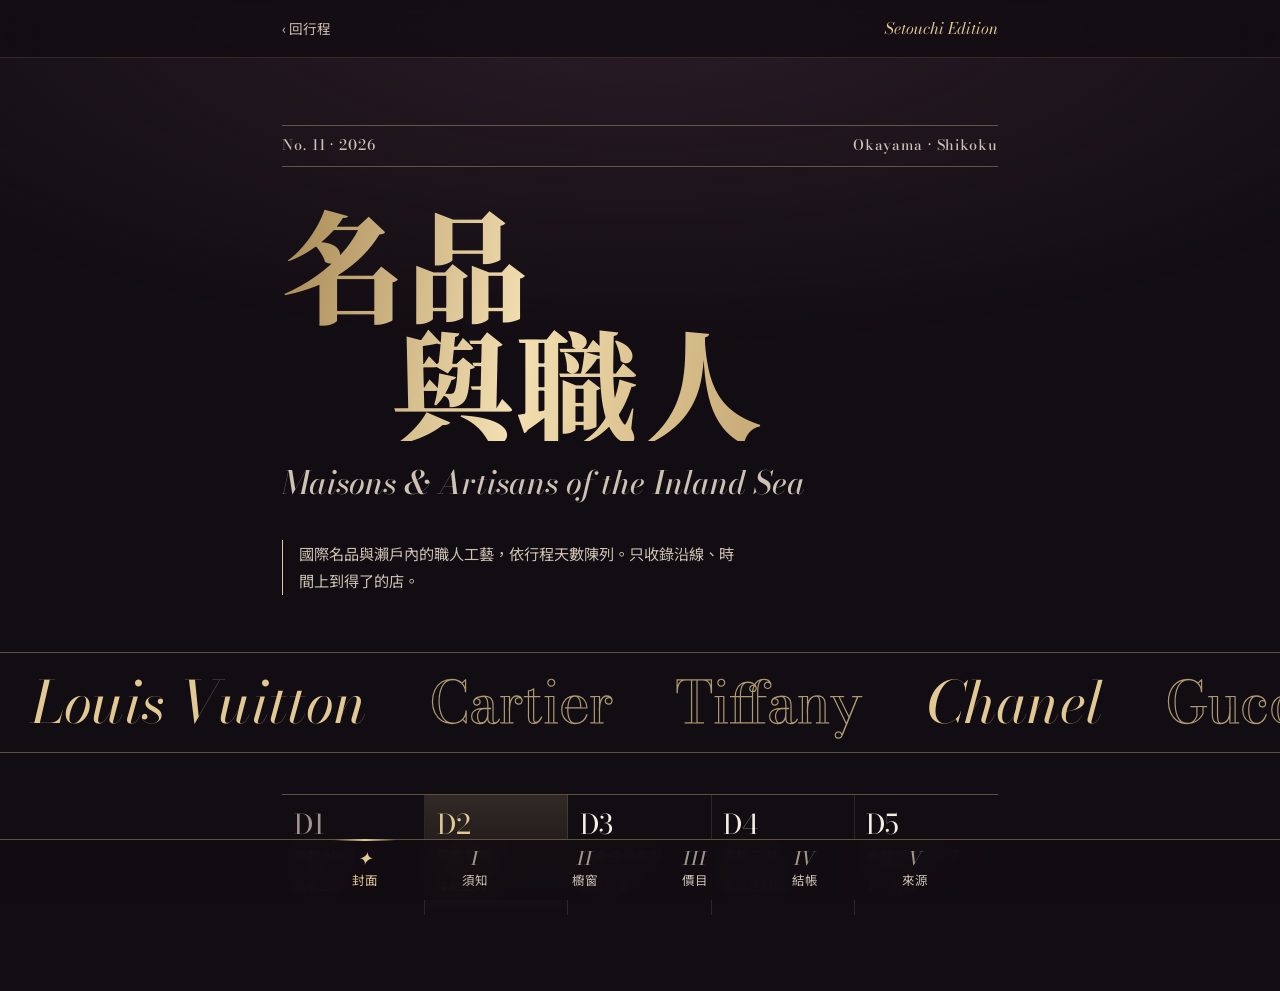
<file: luxury.html>
<!DOCTYPE html>
<html lang="zh-Hant">
<head>
<meta charset="UTF-8">
<meta name="viewport" content="width=device-width, initial-scale=1, viewport-fit=cover">
<title>名品與職人｜岡山四國五日遊</title>
<link rel="icon" href="./icon.PNG" type="image/png">
<link rel="apple-touch-icon" href="./icon.PNG">
<link rel="manifest" href="./manifest.json">
<meta name="theme-color" content="#120D12">
<meta name="apple-mobile-web-app-capable" content="yes">
<meta name="apple-mobile-web-app-status-bar-style" content="black-translucent">
<link rel="preconnect" href="https://fonts.googleapis.com">
<link href="https://fonts.googleapis.com/css2?family=Bodoni+Moda:ital,opsz,wght@0,6..96,400;0,6..96,500;0,6..96,600;1,6..96,400;1,6..96,500&family=Noto+Serif+TC:wght@400;700;900&family=Noto+Sans+TC:wght@400;500;700&display=swap" rel="stylesheet">
<style>
  :root{
    --night:#120D12; --velvet:#1B141B; --velvet-2:#241A23;
    --ivory:#F4EEE3; --muted:#CDC2B4; --dim:#A0958A;
    --gold:#E2C893; --gold-deep:#C9AA70; --gold-line:rgba(216,190,138,.38);
    --rose:#E3A79A;
    --serif:'Noto Serif TC', 'Songti TC', serif;
    --didone:'Bodoni Moda', 'Noto Serif TC', serif;
    --sans:'Noto Sans TC', 'PingFang TC', 'Microsoft JhengHei', sans-serif;
    color-scheme: dark;
  }
  *{ box-sizing:border-box; }
  html{ scroll-padding-top:calc(70px + env(safe-area-inset-top, 0px)); -webkit-text-size-adjust:100%; background:var(--night); }
  body{
    margin:0; color:var(--ivory); font-family:var(--sans); font-weight:400; font-size:16px; line-height:1.8;
    -webkit-font-smoothing:antialiased; -moz-osx-font-smoothing:grayscale; text-rendering:optimizeLegibility; font-optical-sizing:auto;
    background:
      radial-gradient(120% 60% at 50% 0%, #2A1C27 0%, transparent 60%),
      var(--night);
    padding-bottom:env(safe-area-inset-bottom, 0px);
    overflow-x:hidden;
  }
  body.boxed{ overflow:hidden; }
  a{ color:inherit; }
  :focus-visible{ outline:1px solid var(--gold); outline-offset:3px; }
  .wrap{ max-width:760px; margin:0 auto; padding:0 1.4rem; }
  .gold-text{
    background:linear-gradient(100deg, #A88A55 0%, #F3DFB2 35%, #D8BE8A 55%, #9C7E4B 100%);
    -webkit-background-clip:text; background-clip:text; color:transparent;
  }

  /* ===== C：禮盒開場 ===== */
  .giftbox{
    position:fixed; inset:0; z-index:100; display:flex; flex-direction:column; align-items:center; justify-content:center; gap:1.6rem;
    padding:calc(env(safe-area-inset-top, 0px) + 1rem) 1rem calc(env(safe-area-inset-bottom, 0px) + 1rem);
    background:radial-gradient(80% 60% at 50% 45%, #2A2029 0%, #0D090D 75%);
    perspective:1200px;
  }
  .giftbox .lid{
    position:relative; flex:0 0 auto; width:min(74vw, 46vh, 340px); aspect-ratio:1/1; transform-origin:50% 0;
    background:
      repeating-linear-gradient(45deg, rgba(255,255,255,.012) 0 2px, transparent 2px 6px),
      linear-gradient(160deg, #2B2329 0%, #17121A 100%);
    box-shadow:0 40px 80px rgba(0,0,0,.6), inset 0 0 0 1px rgba(216,190,138,.25);
    display:grid; place-items:center; overflow:hidden;
    transition:transform .8s cubic-bezier(.6,0,.2,1) .45s, opacity .6s ease .6s;
  }
  .ribbon-v, .ribbon-h{ position:absolute; background:linear-gradient(90deg,#9C7E4B,#F0DBA9 50%,#9C7E4B); transition:transform .7s cubic-bezier(.7,0,.3,1); }
  .ribbon-v{ top:0; bottom:0; left:50%; width:26px; margin-left:-13px; }
  .ribbon-h{ left:0; right:0; top:50%; height:26px; margin-top:-13px; background:linear-gradient(180deg,#9C7E4B,#F0DBA9 50%,#9C7E4B); }
  .bow{ position:absolute; top:50%; left:50%; width:120px; height:70px; transform:translate(-50%,-50%); transition:opacity .4s, transform .6s; }
  .bow .loop{
    position:absolute; top:6px; width:56px; height:40px;
    background:radial-gradient(60% 70% at 50% 50%, #1D171C 0 38%, transparent 40%), linear-gradient(135deg,#F3DFB2,#B8995F 60%,#8E7244);
    border-radius:50% 50% 50% 50% / 60% 60% 40% 40%; box-shadow:0 4px 10px rgba(0,0,0,.45);
  }
  .bow .loop.l{ left:2px; transform:rotate(-18deg); }
  .bow .loop.r{ right:2px; transform:rotate(18deg); }
  .bow .knot{ position:absolute; left:50%; top:15px; width:22px; height:24px; margin-left:-11px; border-radius:6px; background:linear-gradient(180deg,#F3DFB2,#A88A55); box-shadow:0 2px 6px rgba(0,0,0,.5); }
  .bow .tail{ position:absolute; top:34px; width:16px; height:40px; background:linear-gradient(180deg,#E6CE97,#9C7E4B); clip-path:polygon(0 0,100% 0,100% 100%,50% 82%,0 100%); }
  .bow .tail.l{ left:42px; transform:rotate(14deg); }
  .bow .tail.r{ right:42px; transform:rotate(-14deg); }
  .seal{
    margin:0; text-align:center; transition:opacity .25s;
    font-family:var(--serif); font-weight:700; letter-spacing:.5em; font-size:.95rem; padding-left:.5em;
  }
  .open-btn{
    min-height:48px; transition:opacity .25s; padding:0 2rem; border-radius:999px; cursor:pointer;
    background:transparent; color:var(--gold); border:1px solid var(--gold-line);
    font-family:var(--serif); letter-spacing:.4em; font-size:.95rem; padding-left:calc(2rem + .4em);
  }
  .giftbox.opening .ribbon-v{ transform:translateY(-110%); }
  .giftbox.opening .ribbon-h{ transform:translateX(110%); }
  .giftbox.opening .bow{ opacity:0; transform:translate(-50%,-90%) scale(.7); }
  .giftbox.opening .lid{ transform:translateY(-8vh) scale(.92); opacity:0; }
  .giftbox.opening .open-btn, .giftbox.opening .seal{ opacity:0; }
  .giftbox.gone{ opacity:0; pointer-events:none; transition:opacity .6s ease; }

  /* ===== 頂部 ===== */
  .topbar{
    position:sticky; top:0; z-index:30;
    padding:calc(env(safe-area-inset-top, 0px) + .4rem) 0 .4rem;
    background:rgba(18,13,18,.82); -webkit-backdrop-filter:blur(14px) saturate(140%); backdrop-filter:blur(14px) saturate(140%);
    border-bottom:1px solid rgba(216,190,138,.16);
  }
  .topbar .wrap{ display:flex; align-items:center; gap:1rem; }
  .back{ display:inline-flex; align-items:center; min-height:44px; text-decoration:none; font-size:.85rem; color:var(--muted); }
  .topbar .mark{ font-family:var(--didone); font-style:italic; color:var(--gold); margin-left:auto; font-size:1rem; }
  .topbar nav{ display:flex; gap:1.1rem; }
  .topbar nav a{ display:inline-flex; align-items:center; min-height:44px; text-decoration:none; font-size:.86rem; color:var(--muted); letter-spacing:.08em; }
  .topbar nav a:hover{ color:var(--gold); }
  @media (max-width:640px){ .topbar nav{ display:none; } }

  /* ===== B：雜誌封面 ===== */
  .cover{ position:relative; padding:4.2rem 0 2.6rem; overflow:hidden; }
  .issue{ display:flex; justify-content:space-between; font-family:var(--didone); font-weight:500; font-size:.9rem; color:var(--muted); border-top:1px solid var(--gold-line); border-bottom:1px solid var(--gold-line); padding:.45rem 0; letter-spacing:.06em; }
  .cover h1{
    font-family:var(--serif); font-weight:900; margin:2.2rem 0 0;
    font-size:clamp(3.6rem, 19vw, 7.6rem); line-height:.98; letter-spacing:.02em;
  }
  .cover h1 span{ display:block; }
  .cover h1 .row2{ padding-left:.9em; }
  .cover .latin{ font-family:var(--didone); font-style:italic; font-weight:500; font-size:clamp(1.3rem, 5vw, 2rem); color:var(--muted); margin:.8rem 0 0; }
  .cover .lede{ margin:1.8rem 0 0; max-width:30em; color:var(--muted); font-size:.95rem; border-left:1px solid var(--gold); padding-left:1rem; }

  /* 品牌牆（流動） */
  .brandwall{ border-top:1px solid var(--gold-line); border-bottom:1px solid var(--gold-line); overflow:hidden; padding:1.1rem 0; margin:1rem 0 0; }
  .brandwall .track{ display:flex; width:max-content; animation:drift 60s linear infinite; }
  .brandwall span{
    font-family:var(--didone); font-size:clamp(2.2rem, 8vw, 3.6rem); line-height:1.1; white-space:nowrap; padding:0 .55em;
    color:transparent; -webkit-text-stroke:1.2px rgba(226,200,147,.75);
  }
  .brandwall span:nth-child(3n+1){ color:var(--gold); -webkit-text-stroke:0; font-style:italic; }
  @keyframes drift{ from{ transform:translateX(0); } to{ transform:translateX(-50%); } }

  /* 動線 */
  .route{ list-style:none; margin:2.6rem 0 0; padding:0; display:grid; grid-template-columns:repeat(5, 1fr); border-top:1px solid var(--gold-line); }
  .route li{ border-right:1px solid rgba(216,190,138,.14); }
  .route li:last-child{ border-right:none; }
  .route a{ display:block; text-decoration:none; padding:1rem .7rem 1.1rem; min-height:44px; }
  .route .d{ display:block; font-family:var(--didone); font-size:1.7rem; line-height:1; }
  .route .c{ display:block; font-size:.84rem; color:var(--muted); margin-top:.45rem; line-height:1.45; }
  .route .v{ display:inline-block; font-size:.78rem; margin-top:.55rem; color:var(--dim); letter-spacing:.06em; }
  .route .main{ background:linear-gradient(180deg, rgba(216,190,138,.16), transparent); }
  .route .main .d, .route .main .v{ color:var(--gold); }
  .route .no .d{ color:var(--dim); }
  @media (max-width:560px){
    .route{ grid-template-columns:1fr; }
    .route li{ border-right:none; border-bottom:1px solid rgba(216,190,138,.14); }
    .route a{ display:flex; align-items:baseline; gap:.9rem; padding:.85rem .4rem; }
    .route .c{ margin-top:0; }
    .route .v{ margin:0 0 0 auto; }
  }

  /* ===== 章節標頭（雜誌期號） ===== */
  section{ padding:3rem 0 1rem; }
  .page[hidden], .daypanel[hidden]{ display:none !important; }
  .page, .daypanel{ animation:pagein .45s ease both; }
  @keyframes pagein{ from{ opacity:0; transform:translateY(8px); } to{ opacity:1; transform:none; } }
  #cover{ padding:0; }
  body{ padding-bottom:calc(76px + env(safe-area-inset-bottom, 0px)); }

  /* 底部分頁列 */
  .tabbar{
    position:fixed; left:0; right:0; bottom:0; z-index:40;
    display:grid; grid-template-columns:repeat(6, 1fr);
    padding:0 max(.4rem, env(safe-area-inset-left, 0px)) env(safe-area-inset-bottom, 0px);
    background:rgba(18,13,18,.9); -webkit-backdrop-filter:blur(16px) saturate(140%); backdrop-filter:blur(16px) saturate(140%);
    border-top:1px solid var(--gold-line);
  }
  .tabbar a{
    position:relative; display:flex; flex-direction:column; align-items:center; justify-content:center; gap:.1rem;
    min-height:60px; text-decoration:none; font-size:.78rem; color:var(--muted); letter-spacing:.06em;
  }
  .tabbar .tn{ font-family:var(--didone); font-style:italic; font-weight:500; font-size:1.15rem; line-height:1; color:var(--dim); }
  .tabbar a[aria-current="page"]{ color:var(--gold); }
  .tabbar a[aria-current="page"] .tn{ color:var(--gold); }
  .tabbar a[aria-current="page"]::before{ content:""; position:absolute; top:-1px; left:22%; right:22%; height:2px; background:linear-gradient(90deg, transparent, var(--gold), transparent); }
  @media (min-width:760px){ .tabbar{ grid-template-columns:repeat(6, 110px); justify-content:center; } }

  /* 櫥窗內的天數切換 */
  .days{ display:flex; flex-wrap:wrap; gap:.45rem; margin:-.6rem 0 2rem; }
  .days::-webkit-scrollbar{ display:none; }
  .days a{
    flex:0 0 auto; display:inline-flex; align-items:baseline; gap:.45rem; min-height:44px; padding:.5rem .8rem;
    text-decoration:none; font-size:.84rem; color:var(--muted); border:1px solid rgba(216,190,138,.22);
  }
  .days .dn{ font-family:var(--didone); font-style:italic; font-weight:500; font-size:1.05rem; color:var(--dim); }
  .days a[aria-current="true"]{ border-color:var(--gold); color:var(--ivory); background:rgba(216,190,138,.1); }
  .days a[aria-current="true"] .dn{ color:var(--gold); }
  .daypanel > .day{ margin-top:0; }
  .daypanel > .passed{ margin-top:0; }
  .chapter{ display:grid; grid-template-columns:auto 1fr; gap:0 1.2rem; align-items:end; margin-bottom:2.4rem; }
  .chapter .num{ font-family:var(--didone); font-size:clamp(4rem, 16vw, 6.5rem); line-height:.8; }
  .chapter h2{ font-family:var(--serif); font-weight:700; font-size:clamp(1.7rem, 6vw, 2.4rem); margin:0; line-height:1.15; letter-spacing:.06em; }
  .chapter p{ grid-column:2; margin:.4rem 0 0; color:var(--muted); font-size:.88rem; }
  .chapter::after{ content:""; grid-column:1 / -1; height:1px; margin-top:1.2rem; background:linear-gradient(90deg, var(--gold), transparent); }

  /* 須知 */
  .notes{ display:grid; grid-template-columns:1fr 1fr; gap:1px; background:var(--gold-line); border:1px solid var(--gold-line); }
  .note-card{ background:var(--velvet); padding:1.4rem 1.3rem; }
  .note-card b{ display:block; font-family:var(--serif); font-weight:700; font-size:1.08rem; margin-bottom:.4rem; letter-spacing:.03em; }
  .note-card p{ margin:0; font-size:.88rem; color:var(--muted); }
  .note-card.alert b{ color:var(--rose); }
  @media (max-width:560px){ .notes{ grid-template-columns:1fr; } }

  /* ===== A：精品櫥窗 ===== */
  .day{ display:flex; align-items:baseline; gap:1rem; margin:3.4rem 0 1.2rem; }
  .day .d{ font-family:var(--didone); font-style:italic; font-size:2.4rem; line-height:1; color:var(--gold); }
  .day .p{ font-size:.85rem; color:var(--muted); letter-spacing:.06em; }
  .vitrine{
    position:relative; margin-bottom:1.4rem; padding:2.4rem 1.6rem 1.8rem;
    background:
      radial-gradient(70% 55% at 50% -5%, rgba(243,223,178,.22) 0%, rgba(243,223,178,.05) 45%, transparent 70%),
      linear-gradient(180deg, var(--velvet-2), var(--velvet));
    border:1px solid var(--gold-line);
    box-shadow:0 30px 60px -30px rgba(0,0,0,.8);
  }
  .vitrine::before{ content:""; position:absolute; inset:7px; border:1px solid rgba(216,190,138,.14); pointer-events:none; }
  .vitrine::after{
    content:""; position:absolute; top:0; left:12%; right:12%; height:1px;
    background:linear-gradient(90deg, transparent, #F3DFB2, transparent); opacity:.8;
  }
  .vitrine.feature{ border-color:var(--gold); }
  .vitrine .ribbon{
    position:absolute; top:-1px; right:-1px; padding:.35rem .9rem .35rem 1.3rem; font-family:var(--serif); font-weight:700;
    font-size:.74rem; letter-spacing:.24em; line-height:1.4; color:#1B141B; white-space:nowrap;
    background:linear-gradient(90deg,#B8995F,#F0DBA9); clip-path:polygon(0 0,100% 0,100% 100%,0 100%,10px 50%);
  }
  .kind{ font-size:.8rem; letter-spacing:.2em; color:var(--gold-deep); font-weight:500; margin:0 0 .6rem; }
  .vitrine h3{ font-family:var(--serif); font-weight:700; font-size:clamp(1.5rem, 5.6vw, 1.95rem); margin:0; letter-spacing:.06em; line-height:1.3; }
  .vitrine .en{ font-family:var(--didone); font-style:italic; font-weight:500; color:var(--muted); font-size:1.1rem; margin:.2rem 0 1.6rem; }
  .shelf{ border-top:1px solid var(--gold-line); }
  .shelf-row{ display:grid; grid-template-columns:5.2em 1fr; gap:1rem; padding:.95rem 0; border-bottom:1px solid rgba(216,190,138,.12); }
  .shelf-row dt{ font-size:.84rem; color:var(--gold-deep); letter-spacing:.1em; font-weight:500; padding-top:.35rem; }
  .shelf-row dd{ margin:0; min-width:0; font-size:.92rem; }
  .brands{ font-family:var(--didone); font-weight:500; font-size:1.45rem; line-height:1.5; }
  .brands span{ display:inline-block; white-space:nowrap; margin-right:.45em; }
  .brands span:not(:last-child)::after{ content:"·"; margin-left:.45em; color:var(--gold-deep); }
  .brands span:first-child{ color:var(--gold); }
  .remark{ margin:1.1rem 0 0; font-size:.86rem; color:var(--muted); }
  .remark.alert{ color:var(--rose); }
  .map{
    display:inline-flex; align-items:center; gap:.5rem; min-height:44px; margin-top:1rem; padding:0 1.3rem;
    text-decoration:none; font-size:.82rem; letter-spacing:.16em; color:var(--gold);
    border:1px solid var(--gold-line); transition:background .2s, border-color .2s;
  }
  .map:hover{ background:rgba(216,190,138,.1); border-color:var(--gold); }
  .aside{ font-size:.85rem; color:var(--muted); margin:.2rem 0 0; }
  .passed{ margin-top:3.4rem; padding:1.6rem 1.5rem; border:1px dashed rgba(216,190,138,.3); }
  .passed h3{ font-family:var(--serif); font-weight:700; font-size:1.05rem; margin:0 0 .7rem; letter-spacing:.1em; color:var(--muted); }
  .passed p{ margin:.5rem 0 0; font-size:.88rem; color:var(--muted); }
  .passed b{ color:var(--ivory); font-weight:500; }

  /* 價卡 */
  .rate{ font-size:.85rem; color:var(--muted); margin:-1.4rem 0 1.8rem; }
  .pricecard{
    position:relative; padding:2.2rem 1.6rem 1.4rem;
    background:linear-gradient(170deg, #EFE6D4 0%, #E3D6BD 100%); color:#2A2026;
    box-shadow:0 40px 70px -35px rgba(0,0,0,.9);
  }
  .pricecard::before{ content:""; position:absolute; inset:8px; border:1px solid rgba(120,92,52,.4); pointer-events:none; }
  .pricecard .title{ text-align:center; font-family:var(--didone); font-style:italic; font-size:1.5rem; margin:0; color:#6B5230; }
  .pricecard .title-zh{ text-align:center; font-family:var(--serif); font-size:.8rem; letter-spacing:.5em; margin:.2rem 0 1.6rem; padding-left:.5em; color:#6B5230; }
  .pricelist{ margin:0; padding:0; list-style:none; }
  .pricelist li{ padding:.9rem 0; border-bottom:1px solid rgba(107,82,48,.22); }
  .pricelist .row{ display:flex; align-items:baseline; gap:.6rem; }
  .pricelist .name{ font-family:var(--serif); font-weight:700; letter-spacing:.06em; white-space:nowrap; }
  .pricelist .dots{ flex:1; border-bottom:1px dotted rgba(107,82,48,.6); transform:translateY(-4px); min-width:1rem; }
  .pricelist .yen{ font-family:var(--didone); font-size:1.3rem; white-space:nowrap; }
  .pricelist .sub{ display:flex; justify-content:space-between; gap:1rem; font-size:.84rem; color:#5A4C45; margin-top:.15rem; }
  .pricelist .twd{ white-space:nowrap; }
  .pricelist li.sum{ border-bottom:none; padding-top:1.2rem; }
  .pricelist li.sum .name{ color:#7A2E3F; }
  .pricelist li.sum .row{ flex-wrap:wrap; }
  .pricelist li.sum .dots{ display:none; }
  .pricelist li.sum .yen{ flex:1 0 100%; text-align:right; font-size:clamp(1.4rem, 6.4vw, 1.75rem); color:#7A2E3F; }
  .stamp{ text-align:center; font-family:var(--didone); font-weight:500; font-size:.8rem; letter-spacing:.3em; color:#8C7350; margin:1.2rem 0 0; }

  .compare{ margin-top:2.4rem; border:1px solid var(--gold-line); padding:1.6rem 1.4rem; background:var(--velvet); }
  .compare .kind{ margin-bottom:.2rem; }
  .compare h3{ font-family:var(--didone); font-weight:400; font-size:1.6rem; margin:0 0 1rem; }
  .compare table{ width:100%; border-collapse:collapse; font-size:.88rem; }
  .compare th, .compare td{ text-align:left; padding:.65rem 0; border-top:1px solid rgba(216,190,138,.14); vertical-align:top; }
  .compare th{ font-weight:300; color:var(--muted); width:52%; padding-right:1rem; }
  .compare td{ font-weight:400; }
  .compare tr.hi td{ color:var(--gold); }
  .fine{ font-size:.82rem; color:var(--muted); margin:1rem 0 0; }

  /* 步驟 */
  ol.steps{ margin:0; padding:0; list-style:none; counter-reset:s; }
  ol.steps li{ counter-increment:s; display:grid; grid-template-columns:3.4rem 1fr; padding:1.15rem 0; border-bottom:1px solid rgba(216,190,138,.14); font-size:.9rem; color:var(--muted); }
  ol.steps li::before{ content:counter(s, decimal-leading-zero); font-family:var(--didone); font-style:italic; font-size:1.7rem; line-height:1; color:var(--gold); }
  ol.steps b{ display:block; color:var(--ivory); font-weight:500; font-size:1rem; margin-bottom:.2rem; }
  .ja{ color:var(--gold); }

  .sources{ margin:0; padding:0; list-style:none; font-size:.85rem; color:var(--muted); }
  .sources li{ padding:.5rem 0; border-bottom:1px solid rgba(216,190,138,.1); word-break:break-word; }
  footer{ padding:4rem 1.4rem 4.5rem; text-align:center; }
  footer .fin{ font-family:var(--didone); font-style:italic; font-size:1.6rem; color:var(--gold); }
  footer p{ font-size:.8rem; color:var(--muted); margin:.6rem 0 0; letter-spacing:.06em; }

  @media (prefers-reduced-motion: reduce){
    html{ scroll-behavior:auto; }
    .brandwall .track{ animation:none; }
    .giftbox{ display:none; }
    .page, .daypanel{ animation:none; }
    *{ transition:none !important; }
  }
</style>
</head>
<body>
<script>
  // 禮盒開場：同一次瀏覽只演一次
  try { if (!sessionStorage.getItem('lux_opened')) document.body.classList.add('boxed'); } catch (e) {}
</script>

<div class="giftbox" id="giftbox" aria-hidden="true">
  <div class="lid">
    <div class="ribbon-v"></div><div class="ribbon-h"></div>
    <div class="bow"><span class="tail l"></span><span class="tail r"></span><span class="loop l"></span><span class="loop r"></span><span class="knot"></span></div>
  </div>
  <div class="seal gold-text">名品與職人</div>
  <button type="button" class="open-btn" id="openBtn">拆開</button>
</div>

<header class="topbar">
  <div class="wrap">
    <a class="back" href="./index.html">‹ 回行程</a>
    <span class="mark">Setouchi Edition</span>
  </div>
</header>

<main>
<section class="page" id="cover" aria-label="封面">
<div class="wrap">
  <div class="cover">
    <div class="issue"><span>No. 11 · 2026</span><span>Okayama · Shikoku</span></div>
    <h1 class="gold-text"><span>名品</span><span class="row2">與職人</span></h1>
    <p class="latin">Maisons &amp; Artisans of the Inland Sea</p>
    <p class="lede">國際名品與瀨戶內的職人工藝，依行程天數陳列。只收錄沿線、時間上到得了的店。</p>
  </div>
</div>

<div class="brandwall" aria-hidden="true">
  <div class="track">
    <span>Louis Vuitton</span><span>Cartier</span><span>Tiffany</span><span>Chanel</span><span>Gucci</span><span>Brunello Cucinelli</span><span>Ferragamo</span><span>Giorgio Armani</span><span>Georg Jensen</span><span>Baccarat</span><span>Tod's</span><span>Zegna</span><span>倉敷帆布</span><span>今治</span>
    <span>Louis Vuitton</span><span>Cartier</span><span>Tiffany</span><span>Chanel</span><span>Gucci</span><span>Brunello Cucinelli</span><span>Ferragamo</span><span>Giorgio Armani</span><span>Georg Jensen</span><span>Baccarat</span><span>Tod's</span><span>Zegna</span><span>倉敷帆布</span><span>今治</span>
  </div>
</div>

<div class="wrap">
  <ol class="route" aria-label="五日動線">
    <li class="no"><a href="#passed"><span class="d">D1</span><span class="c">倉敷 ARIO</span><span class="v">無名品店</span></a></li>
    <li class="main"><a href="#d2"><span class="d">D2</span><span class="c">廣島 福屋</span><span class="v">本趟主力</span></a></li>
    <li><a href="#d3"><span class="d">D3</span><span class="c">道後 今治毛巾</span><span class="v">晚上可買</span></a></li>
    <li><a href="#d4"><span class="d">D4</span><span class="c">高松 三越</span><span class="v">看抵達時間</span></a></li>
    <li><a href="#d5"><span class="d">D5</span><span class="c">倉敷 帆布・牛仔</span><span class="v">上午可買</span></a></li>
  </ol>
</div>
</section>

<div class="wrap">

  <section class="page" id="facts" hidden>
    <div class="chapter"><span class="num gold-text">I</span><h2>須知</h2><p>出發前先知道這四件事</p></div>
    <div class="notes">
      <div class="note-card alert"><b>這趟買不到 Hermès</b><p>岡山高島屋店 2024/2/29 閉店，廣島 SOGO 店更早關，中四國已無 Hermès 門市。網路上「高松三越有 Hermès」是舊資料。</p></div>
      <div class="note-card"><b>名品主力放 D2 廣島福屋</b><p>品牌最齊，又在本通商店街自由逛街的範圍內。D4 高松三越作為備案。</p></div>
      <div class="note-card alert"><b>一顆經典包就會超過海關免稅額</b><p>入境台灣自用行李免稅上限 NT$35,000，超過須走紅線申報，超過部分課稅（精品包實際稅率未查證）。</p></div>
      <div class="note-card"><b>刷卡，不必換現金</b><p>退稅是先付含稅全額、事後退回，退款建議選「退到信用卡」。這筆預算看的是卡片額度。</p></div>
    </div>
  </section>

  <section class="page" id="shops" hidden>
    <div class="chapter"><span class="num gold-text">II</span><h2>櫥窗</h2><p>營業時間以店家公告為準；手錶不收錄</p></div>

    <nav class="days" aria-label="依天數">
      <a href="#d2" data-day="d2"><span class="dn">D2</span>廣島</a><a href="#d3" data-day="d3"><span class="dn">D3</span>道後</a><a href="#d4" data-day="d4"><span class="dn">D4</span>高松</a><a href="#d5" data-day="d5"><span class="dn">D5</span>倉敷</a><a href="#passed" data-day="passed"><span class="dn">×</span>不建議</a>
    </nav>
    <div class="daypanel" id="d2" hidden>
    <div class="day"><span class="d">D2</span><span class="p">11/19（四）・廣島</span></div>
    <article class="vitrine feature">
      <span class="ribbon">本趟主力</span>
      <p class="kind">國際名品・百貨</p>
      <h3>福屋八丁堀本店</h3>
      <p class="en">Fukuya Hatchobori</p>
      <dl class="shelf">
        <div class="shelf-row"><dt>包・皮件</dt><dd class="brands"><span>Louis Vuitton</span><span>Chanel</span><span>Gucci</span><span>TUMI</span></dd></div>
        <div class="shelf-row"><dt>珠寶</dt><dd class="brands"><span>Cartier</span><span>Tiffany</span><span>Georg Jensen</span><span>Baccarat</span></dd></div>
        <div class="shelf-row"><dt>服飾・鞋</dt><dd class="brands"><span>Brunello Cucinelli</span><span>Giorgio Armani</span><span>Ferragamo</span><span>Etro</span><span>Tod's</span><span>Zegna</span></dd></div>
        <div class="shelf-row"><dt>營業</dt><dd>10:30–19:30</dd></div>
        <div class="shelf-row"><dt>位置</dt><dd>廣島市中區胡町 6-26，廣電「八丁堀」站下車即到</dd></div>
      </dl>
      <p class="remark">國際名品多在 1 樓，3 樓為服飾品牌。福屋 19:30 打烊、本通約 20:00 打烊，先逛福屋再逛本通。</p>
      <p class="remark">退稅手續費未查到，以結帳時店家顯示為準。</p>
      <a class="map" href="https://www.google.com/maps/search/?api=1&query=%E7%A6%8F%E5%B1%8B%E5%85%AB%E4%B8%81%E5%A0%80%E6%9C%AC%E5%BA%97" target="_blank" rel="noopener">在 Google 地圖開啟</a>
    </article>
    </div>
    <div class="daypanel" id="d3" hidden>
    <div class="day"><span class="d">D3</span><span class="p">11/20（五）・道後</span></div>
    <article class="vitrine">
      <p class="kind">職人工藝・今治毛巾</p>
      <h3>伊織 道後湯之町店</h3>
      <p class="en">Iori Dogo Yunomachi</p>
      <dl class="shelf">
        <div class="shelf-row"><dt>品項</dt><dd>今治毛巾、道後主題限定手帕（各 ¥990）、入浴劑</dd></div>
        <div class="shelf-row"><dt>營業</dt><dd>9:00–22:00</dd></div>
        <div class="shelf-row"><dt>位置</dt><dd>道後ハイカラ通商店街，松山市道後湯之町 20-21</dd></div>
      </dl>
      <p class="remark">D3 抵達松山已是傍晚，這家開到 22:00，晚上去道後本館拍照時順路。</p>
      <a class="map" href="https://www.google.com/maps/search/?api=1&query=%E4%BC%8A%E7%B9%94+%E9%81%93%E5%BE%8C%E6%B9%AF%E4%B9%8B%E7%94%BA%E5%BA%97" target="_blank" rel="noopener">在 Google 地圖開啟</a>
    </article>
    </div>
    <div class="daypanel" id="d4" hidden>
    <div class="day"><span class="d">D4</span><span class="p">11/21（六）・高松</span></div>
    <article class="vitrine">
      <p class="kind">國際名品・百貨</p>
      <h3>高松三越</h3>
      <p class="en">Takamatsu Mitsukoshi</p>
      <dl class="shelf">
        <div class="shelf-row"><dt>包・皮件</dt><dd class="brands"><span>Louis Vuitton</span><span>Gucci</span></dd></div>
        <div class="shelf-row"><dt>珠寶</dt><dd class="brands"><span>Tiffany</span></dd></div>
        <div class="shelf-row"><dt>服飾</dt><dd class="brands"><span>Brooks Brothers</span></dd></div>
        <div class="shelf-row"><dt>營業</dt><dd>10:00–19:00</dd></div>
        <div class="shelf-row"><dt>位置</dt><dd>高松市內町 7-1，琴電片原町站步行約 3 分、JR 高松站約 10 分</dd></div>
      </dl>
      <p class="remark alert">當晚住高松兵庫町 JR CLEMENT INN（已依旅行社住宿表確認）。能否前往取決於抵達高松的時間，19:00 打烊。</p>
      <p class="remark">Tiffany、Gucci、Brooks Brothers 在「壹番街」館，不在本館。</p>
      <a class="map" href="https://www.google.com/maps/search/?api=1&query=%E9%AB%98%E6%9D%BE%E4%B8%89%E8%B6%8A" target="_blank" rel="noopener">在 Google 地圖開啟</a>
    </article>
    </div>
    <div class="daypanel" id="d5" hidden>
    <div class="day"><span class="d">D5</span><span class="p">11/22（日）・倉敷</span></div>
    <article class="vitrine">
      <p class="kind">職人工藝・帆布</p>
      <h3>倉敷帆布 美觀地區店</h3>
      <p class="en">Kurashiki Hampu</p>
      <dl class="shelf">
        <div class="shelf-row"><dt>品項</dt><dd>機屋直營的帆布托特包、小物；倉敷帆布約占日本國產帆布 7 成</dd></div>
        <div class="shelf-row"><dt>參考價</dt><dd>基帆托特包小款 ¥5,280、平面小包 ¥1,980</dd></div>
        <div class="shelf-row"><dt>營業</dt><dd>10:00–17:30</dd></div>
        <div class="shelf-row"><dt>位置</dt><dd>倉敷市本町 11-33，阿智神社石階附近</dd></div>
      </dl>
      <a class="map" href="https://www.google.com/maps/search/?api=1&query=%E5%80%89%E6%95%B7%E5%B8%86%E5%B8%83+%E7%BE%8E%E8%A6%B3%E5%9C%B0%E5%8C%BA%E5%BA%97" target="_blank" rel="noopener">在 Google 地圖開啟</a>
    </article>
    <article class="vitrine">
      <p class="kind">職人工藝・牛仔</p>
      <h3>倉敷牛仔街</h3>
      <p class="en">Kurashiki Denim Street</p>
      <dl class="shelf">
        <div class="shelf-row"><dt>品項</dt><dd>兒島產牛仔製品、牛仔布小物與飾品；兒島是日本國產牛仔褲發源地</dd></div>
        <div class="shelf-row"><dt>順便吃</dt><dd>藍色的牛仔霜淇淋、牛仔包子</dd></div>
        <div class="shelf-row"><dt>營業</dt><dd>未查到，以現場為準</dd></div>
      </dl>
      <a class="map" href="https://www.google.com/maps/search/?api=1&query=%E5%80%89%E6%95%B7%E3%83%87%E3%83%8B%E3%83%A0%E3%82%B9%E3%83%88%E3%83%AA%E3%83%BC%E3%83%88" target="_blank" rel="noopener">在 Google 地圖開啟</a>
    </article>
    <p class="aside">D5 15:25 起飛，倉敷到機場車程約 40 分鐘，能逛的大約是 10:00 開門後的上午時段，集合時間以領隊為準。</p>
    </div>
    <div class="daypanel" id="passed" hidden>
    <div class="passed">
      <h3>有名品，但不建議</h3>
      <p><b>D4 岡山高島屋（LV）</b>　在 AEON MALL 岡山旁，但退稅手續費 2.3%，同款到福屋或高松三越較划算。</p>
      <p><b>D3 伊予鐵高島屋（LV）</b>　19:00 打烊，宮島到松山車程 3～3.5 小時，抵達多半已關門。</p>
    </div>
    </div>
  </section>

  <section class="page" id="budget" hidden>
    <div class="chapter"><span class="num gold-text">III</span><h2>價目與預算</h2><p>在地工藝＋一顆經典包的額度，買不買現場再決定</p></div>
    <p class="rate" id="rateNote">匯率載入中…</p>

    <div class="pricecard">
      <p class="title">Price List</p>
      <p class="title-zh">價目</p>
      <ul class="pricelist">
        <li>
          <div class="row"><span class="name">在地工藝</span><span class="dots"></span><span class="yen">¥30,000–50,000</span></div>
          <div class="sub"><span>帆布托特、今治毛巾、牛仔小物（估算）</span><span class="twd" data-jpy-range="30000,50000"></span></div>
        </li>
        <li>
          <div class="row"><span class="name">經典包一顆</span><span class="dots"></span><span class="yen">¥288,200</span></div>
          <div class="sub"><span>以 LV Neverfull MM 日本官方含稅價為例</span><span class="twd" data-jpy="288200"></span></div>
        </li>
        <li class="sum">
          <div class="row"><span class="name">卡片額度合計</span><span class="dots"></span><span class="yen">¥318,200–338,200</span></div>
          <div class="sub"><span>含稅全額，退稅之後才會退回</span><span class="twd" data-jpy-range="318200,338200"></span></div>
        </li>
      </ul>
      <p class="stamp">Setouchi · Nov 2026</p>
    </div>

    <div class="compare">
      <p class="kind">同款比價</p>
      <h3>Louis Vuitton Neverfull MM</h3>
      <table>
        <tr><th>日本官方含稅價</th><td>¥288,200</td></tr>
        <tr><th>台灣官方售價</th><td>NT$67,500</td></tr>
        <tr class="hi"><th>日本退稅後（來源試算）</th><td>約 NT$53,450，約便宜 21%</td></tr>
        <tr><th>退稅後（本頁匯率，手續費以未稅價 × 1.55% 假設）</th><td id="netCalc">—</td></tr>
      </table>
    </div>
    <p class="fine">另有整理指出 LV、Gucci 在日本通常比台灣便宜約 8%～18%；但也有消費者反映個別款式退稅後反而更貴。看中特定款，先查台灣官網價再用當天匯率換算。</p>
    <p class="fine">皮夾、Tiffany 飾品等小件的日本價格目前沒有查到可靠資料。</p>
  </section>

  <section class="page" id="checkout" hidden>
    <div class="chapter"><span class="num gold-text">IV</span><h2>結帳與海關</h2><p>購買名品時依此順序</p></div>
    <ol class="steps">
      <li><div><b>先查好台灣官網價</b>確認日本價換算後確實較便宜。</div></li>
      <li><div><b>結帳出示護照，告知要免稅</b>說：<span class="ja" lang="ja">免税でお願いします</span></div></li>
      <li><div><b>刷卡選日圓計價</b>避開台幣計價（DCC）手續費。說：<span class="ja" lang="ja">円でお願いします</span></div></li>
      <li><div><b>退款方式選「退到信用卡」</b>回程岡山機場不在現金退款參考名單內。</div></li>
      <li><div><b>回程託運前，在岡山機場用機台完成海關確認</b>岡山只能用機台辦，請提早到；詳細流程見主頁「退稅」分頁。</div></li>
      <li><div><b>回台入境：超過 NT$35,000 走紅線申報</b>超過部分須繳稅，請主動申報。</div></li>
    </ol>
  </section>

  <section class="page" id="sources" hidden>
    <div class="chapter"><span class="num gold-text">V</span><h2>資料來源</h2></div>
    <ul class="sources">
      <li>Hermès 中四國閉店：日本經濟新聞〈「エルメス」が中四国ゼロに 岡山高島屋店24年2月閉店〉</li>
      <li>LV 門市清單：Louis Vuitton 官網 Store Locator（岡山高島屋、福屋八丁堀、伊予鐵高島屋、高松三越）</li>
      <li>福屋品牌與營業時間：DIVE! HIROSHIMA（dive-hiroshima.com）、Fashion Press 店舗頁</li>
      <li>高松三越營業時間與品牌：Walkerplus（2026 年 5 月資料）</li>
      <li>伊織 道後湯之町店：まっぷるトラベルガイド（mapple.net）、るるぶ&amp;more</li>
      <li>倉敷帆布、倉敷牛仔街：岡山觀光 WEB（okayama-kanko.jp）、まっぷる</li>
      <li>Neverfull MM 日台比價：Threads @fattsai〈2026 日本精品必買〉（網友試算，非官方）</li>
      <li>LV、Gucci 價差區間：hotelclub.com.tw〈日本買什麼精品便宜〉</li>
      <li>退稅後反而較貴的案例：新浪財經（對中國大陸價格比較）</li>
    </ul>
    <footer>
      <div class="fin">Fin.</div>
      <p>資料整理於 2026/11/10，品牌櫃位與營業時間可能異動，以現場為準</p>
    </footer>
  </section>
</div>
</main>

<nav class="tabbar" aria-label="分頁">
  <a href="#cover" data-page="cover"><span class="tn">✦</span>封面</a>
  <a href="#facts" data-page="facts"><span class="tn">I</span>須知</a>
  <a href="#shops" data-page="shops"><span class="tn">II</span>櫥窗</a>
  <a href="#budget" data-page="budget"><span class="tn">III</span>價目</a>
  <a href="#checkout" data-page="checkout"><span class="tn">IV</span>結帳</a>
  <a href="#sources" data-page="sources"><span class="tn">V</span>來源</a>
</nav>



<script>
  // 禮盒拆開
  (function(){
    var box = document.getElementById('giftbox'), btn = document.getElementById('openBtn');
    if (!box) return;
    var seen = false;
    try { seen = !!sessionStorage.getItem('lux_opened'); } catch (e) {}
    var reduce = window.matchMedia && matchMedia('(prefers-reduced-motion: reduce)').matches;
    if (seen || reduce) { box.remove(); document.body.classList.remove('boxed'); return; }
    var done = false;
    function open(){
      if (done) return; done = true;
      try { sessionStorage.setItem('lux_opened', '1'); } catch (e) {}
      box.classList.add('opening');
      setTimeout(function(){ box.classList.add('gone'); document.body.classList.remove('boxed'); }, 1250);
      setTimeout(function(){ box.remove(); }, 1950);
    }
    btn.addEventListener('click', open);
    box.addEventListener('click', open);
    setTimeout(open, 2500);
  })();

  // 分頁切換：一次只顯示一頁；#d2～#d5、#passed 會開到「櫥窗」的對應天數
  (function(){
    var PAGES = ['cover','facts','shops','budget','checkout','sources'];
    var DAYS = ['d2','d3','d4','d5','passed'];
    var lastDay = 'd2';
    function show(){
      var id = (location.hash || '').replace('#','');
      var page = PAGES.indexOf(id) >= 0 ? id : (DAYS.indexOf(id) >= 0 ? 'shops' : 'cover');
      if (DAYS.indexOf(id) >= 0) lastDay = id;
      PAGES.forEach(function(p){ var el = document.getElementById(p); if (el) el.hidden = (p !== page); });
      document.querySelectorAll('.tabbar a').forEach(function(a){
        if (a.getAttribute('data-page') === page) a.setAttribute('aria-current','page'); else a.removeAttribute('aria-current');
      });
      DAYS.forEach(function(d){ var el = document.getElementById(d); if (el) el.hidden = (d !== lastDay); });
      document.querySelectorAll('.days a').forEach(function(a){
        a.setAttribute('aria-current', a.getAttribute('data-day') === lastDay ? 'true' : 'false');
      });
      window.scrollTo(0, 0);
      setTimeout(function(){ window.scrollTo(0, 0); }, 0);
    }
    if ('scrollRestoration' in history) history.scrollRestoration = 'manual';
    window.addEventListener('hashchange', show);
    window.addEventListener('load', function(){ setTimeout(function(){ window.scrollTo(0, 0); }, 0); });
    show();
  })();

  // 匯率：沿用主頁抓到的匯率（存在本機），沒有就用 0.20 參考值
  (function(){
    var rate = 0.20, stamp = null;
    try {
      var v = JSON.parse(localStorage.getItem('tour_fx_last'));
      if (v && v.rate > 0) { rate = Number(v.rate); stamp = v.time ? new Date(v.time) : null; }
    } catch (e) {}
    function nt(n){ return 'NT$' + Math.round(n).toLocaleString(); }
    var note = document.getElementById('rateNote');
    if (note) {
      note.textContent = stamp
        ? '台幣依主頁上次抓到的匯率 1 日圓＝' + rate.toFixed(4) + ' 台幣換算（' + (stamp.getMonth()+1) + '/' + stamp.getDate() + ' 更新）'
        : '台幣暫用參考匯率 1 日圓＝0.20 台幣換算；先開一次主頁就會改用即時匯率';
    }
    document.querySelectorAll('[data-jpy]').forEach(function(el){
      el.textContent = '約 ' + nt(Number(el.getAttribute('data-jpy')) * rate);
    });
    document.querySelectorAll('[data-jpy-range]').forEach(function(el){
      var p = el.getAttribute('data-jpy-range').split(',').map(Number);
      el.textContent = '約 ' + nt(p[0] * rate) + '–' + Math.round(p[1] * rate).toLocaleString();
    });
    // 手續費以未稅價計算
    var price = 288200, tax = price / 11, fee = (price - tax) * 0.0155;
    var net = price - tax + fee;
    var cell = document.getElementById('netCalc');
    if (cell) cell.textContent = '¥' + Math.round(net).toLocaleString() + '，約 ' + nt(net * rate);
  })();
</script>
</body>
</html>
</file>
